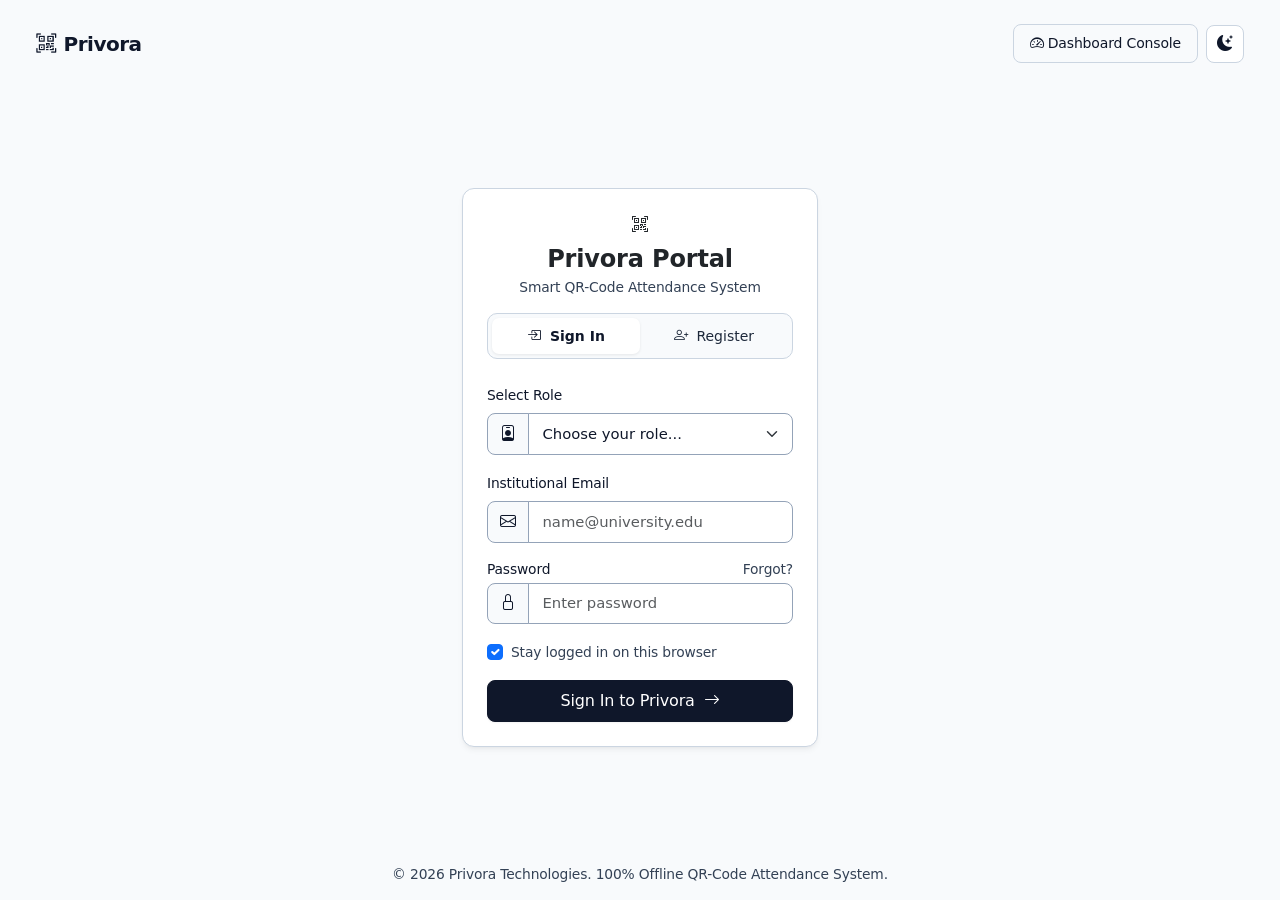
<file: index.html>
<!DOCTYPE html>
<html lang="en" data-bs-theme="light">
<head>
  <meta charset="UTF-8">
  <meta name="viewport" content="width=device-width, initial-scale=1">
  <title>Privora | QR-Code Attendance System</title>
  
  <!-- Early Theme Init Script to Prevent Flicker -->
  <script>
    (function() {
      const savedTheme = localStorage.getItem('privora-theme') || 
        (window.matchMedia && window.matchMedia('(prefers-color-scheme: dark)').matches ? 'dark' : 'light');
      document.documentElement.setAttribute('data-bs-theme', savedTheme);
    })();
  </script>

  <!-- Strictly Local Offline Assets -->
  <link rel="icon" type="image/svg+xml" href="assets/images/favicon.svg">
  <link href="assets/css/bootstrap.min.css" rel="stylesheet">
  <link href="assets/css/bootstrap-icons.min.css" rel="stylesheet">
  <link href="assets/css/style.css" rel="stylesheet">
</head>
<body class="min-vh-100 d-flex flex-column justify-content-between">

  <!-- Top Floating Utility Header -->
  <header class="p-3 p-md-4">
    <div class="container-fluid d-flex justify-content-between align-items-center">
      <a href="index.html" class="navbar-brand d-flex align-items-center gap-2 text-decoration-none">
        <i class="bi bi-qr-code-scan"></i>
        <span class="fw-bold">Privora</span>
      </a>

      <div class="d-flex align-items-center gap-2">
        <!-- Direct link to Console -->
        <a href="pages/dashboard.html" class="btn btn-sm btn-outline-secondary d-none d-sm-inline-flex align-items-center">
          <i class="bi bi-speedometer2 me-1"></i> Dashboard Console
        </a>

        <!-- Light / Dark Mode Toggle Button -->
        <button class="theme-toggle-btn" id="themeToggle" type="button" aria-label="Toggle color theme" title="Toggle color mode">
          <i class="bi bi-moon-stars-fill"></i>
        </button>
      </div>
    </div>
  </header>

  <!-- Center Authentication Gateway Container -->
  <main class="container my-auto py-4">
    <div class="row justify-content-center">
      <div class="col-12 col-sm-10 col-md-8 col-lg-5 col-xl-4" style="max-width: 460px;">
        
        <div class="card p-4 shadow-sm">
          <!-- Card Header & Brand -->
          <div class="text-center mb-3">
            <div class="feature-icon mx-auto mb-2">
              <i class="bi bi-qr-code-scan"></i>
            </div>
            <h4 class="fw-bold mb-1">Privora Portal</h4>
            <p class="text-slate small mb-3">Smart QR-Code Attendance System</p>

            <!-- Smooth Auth View Switcher (Nav Pills) -->
            <ul class="nav auth-nav-pills nav-justified mb-2" id="authTab" role="tablist">
              <li class="nav-item" role="presentation">
                <button class="nav-link active" id="signin-tab" data-bs-toggle="pill" data-bs-target="#signin-pane" type="button" role="tab" aria-controls="signin-pane" aria-selected="true">
                  <i class="bi bi-box-arrow-in-right me-1"></i> Sign In
                </button>
              </li>
              <li class="nav-item" role="presentation">
                <button class="nav-link" id="signup-tab" data-bs-toggle="pill" data-bs-target="#signup-pane" type="button" role="tab" aria-controls="signup-pane" aria-selected="false">
                  <i class="bi bi-person-plus me-1"></i> Register
                </button>
              </li>
            </ul>
          </div>

          <!-- Tab Content Panes -->
          <div class="tab-content" id="authTabContent">
            
            <!-- 1. SIGN IN PANE -->
            <div class="tab-pane fade show active" id="signin-pane" role="tabpanel" aria-labelledby="signin-tab">
              <form action="pages/dashboard.html">
                <!-- Role selection dropdown -->
                <div class="mb-3">
                  <label for="loginRole" class="form-label small fw-medium">Select Role</label>
                  <div class="input-group">
                    <span class="input-group-text"><i class="bi bi-person-badge"></i></span>
                    <select class="form-select" id="loginRole" name="role" required>
                      <option value="" disabled selected>Choose your role...</option>
                      <option value="student">Student</option>
                      <option value="teacher">Teacher / Faculty</option>
                      <option value="admin">System Administrator</option>
                    </select>
                  </div>
                </div>

                <!-- Email address -->
                <div class="mb-3">
                  <label for="loginEmail" class="form-label small fw-medium">Institutional Email</label>
                  <div class="input-group">
                    <span class="input-group-text"><i class="bi bi-envelope"></i></span>
                    <input type="email" class="form-control" id="loginEmail" placeholder="name@university.edu" required>
                  </div>
                </div>

                <!-- Password -->
                <div class="mb-3">
                  <div class="d-flex justify-content-between align-items-center">
                    <label for="loginPassword" class="form-label small fw-medium mb-0">Password</label>
                    <a href="#" class="small text-slate text-decoration-none">Forgot?</a>
                  </div>
                  <div class="input-group mt-1">
                    <span class="input-group-text"><i class="bi bi-lock"></i></span>
                    <input type="password" class="form-control" id="loginPassword" placeholder="Enter password" required>
                  </div>
                </div>

                <!-- Remember Me -->
                <div class="form-check mb-3">
                  <input class="form-check-input" type="checkbox" id="loginRemember" checked>
                  <label class="form-check-label text-slate small" for="loginRemember">
                    Stay logged in on this browser
                  </label>
                </div>

                <!-- Sign In Action -->
                <a href="pages/dashboard.html" class="btn btn-primary w-100 py-2">
                  Sign In to Privora <i class="bi bi-arrow-right ms-1"></i>
                </a>
              </form>
            </div>

            <!-- 2. CREATE ACCOUNT PANE -->
            <div class="tab-pane fade" id="signup-pane" role="tabpanel" aria-labelledby="signup-tab">
              <form action="pages/dashboard.html">
                <!-- First & Last Name -->
                <div class="row g-2 mb-2">
                  <div class="col-6">
                    <label for="regFirst" class="form-label small fw-medium">First name</label>
                    <input type="text" class="form-control" id="regFirst" placeholder="Juan" required>
                  </div>
                  <div class="col-6">
                    <label for="regLast" class="form-label small fw-medium">Last name</label>
                    <input type="text" class="form-control" id="regLast" placeholder="Dela Cruz" required>
                  </div>
                </div>

                <!-- Email -->
                <div class="mb-2">
                  <label for="regEmail" class="form-label small fw-medium">Email address</label>
                  <div class="input-group">
                    <span class="input-group-text"><i class="bi bi-envelope"></i></span>
                    <input type="email" class="form-control" id="regEmail" placeholder="j.delacruz@university.edu" required>
                  </div>
                </div>

                <!-- Role selection dropdown -->
                <div class="mb-2">
                  <label for="regRole" class="form-label small fw-medium">Assigned Role</label>
                  <div class="input-group">
                    <span class="input-group-text"><i class="bi bi-person-badge"></i></span>
                    <select class="form-select" id="regRole" name="role" required>
                      <option value="" disabled selected>Select system role...</option>
                      <option value="student">Student</option>
                      <option value="teacher">Teacher / Faculty</option>
                      <option value="admin">System Administrator</option>
                    </select>
                  </div>
                </div>

                <!-- Department -->
                <div class="mb-2">
                  <label for="regDept" class="form-label small fw-medium">College Department</label>
                  <select class="form-select" id="regDept">
                    <option selected>College of Computer Studies</option>
                    <option>College of Engineering</option>
                    <option>College of Business Administration</option>
                    <option>College of Arts and Sciences</option>
                  </select>
                </div>

                <!-- Password -->
                <div class="row g-2 mb-3">
                  <div class="col-6">
                    <label for="regPassword" class="form-label small fw-medium">Password</label>
                    <input type="password" class="form-control" id="regPassword" required>
                  </div>
                  <div class="col-6">
                    <label for="regConfirm" class="form-label small fw-medium">Confirm</label>
                    <input type="password" class="form-control" id="regConfirm" required>
                  </div>
                </div>

                <!-- Agreement -->
                <div class="form-check mb-3">
                  <input class="form-check-input" type="checkbox" id="regTerms" required checked>
                  <label class="form-check-label text-slate small" for="regTerms">
                    I accept the <a href="#" class="text-decoration-none text-brand">Institutional Terms</a>
                  </label>
                </div>

                <!-- Register Action -->
                <a href="pages/dashboard.html" class="btn btn-primary w-100 py-2">
                  Complete Registration <i class="bi bi-arrow-right ms-1"></i>
                </a>
              </form>
            </div>

          </div>
        </div>

      </div>
    </div>
  </main>

  <!-- Clean Minimalist Offline Footer -->
  <footer class="p-3 text-center text-slate small">
    <div class="container">
      <span>&copy; 2026 Privora Technologies. 100% Offline QR-Code Attendance System.</span>
    </div>
  </footer>

  <!-- Strictly Local Bootstrap Bundle JS -->
  <script src="assets/js/bootstrap.bundle.min.js"></script>

  <!-- Offline Theme Switcher Logic -->
  <script>
    (function() {
      const toggleBtn = document.getElementById('themeToggle');
      if (!toggleBtn) return;

      function updateIcon(theme) {
        if (theme === 'dark') {
          toggleBtn.innerHTML = '<i class="bi bi-sun-fill text-warning"></i>';
          toggleBtn.setAttribute('title', 'Switch to light theme');
        } else {
          toggleBtn.innerHTML = '<i class="bi bi-moon-stars-fill"></i>';
          toggleBtn.setAttribute('title', 'Switch to dark theme');
        }
      }

      const activeTheme = document.documentElement.getAttribute('data-bs-theme') || 'light';
      updateIcon(activeTheme);

      toggleBtn.addEventListener('click', function() {
        const current = document.documentElement.getAttribute('data-bs-theme');
        const nextTheme = current === 'dark' ? 'light' : 'dark';
        document.documentElement.setAttribute('data-bs-theme', nextTheme);
        localStorage.setItem('privora-theme', nextTheme);
        updateIcon(nextTheme);
      });
    })();
  </script>
</body>
</html>
</file>
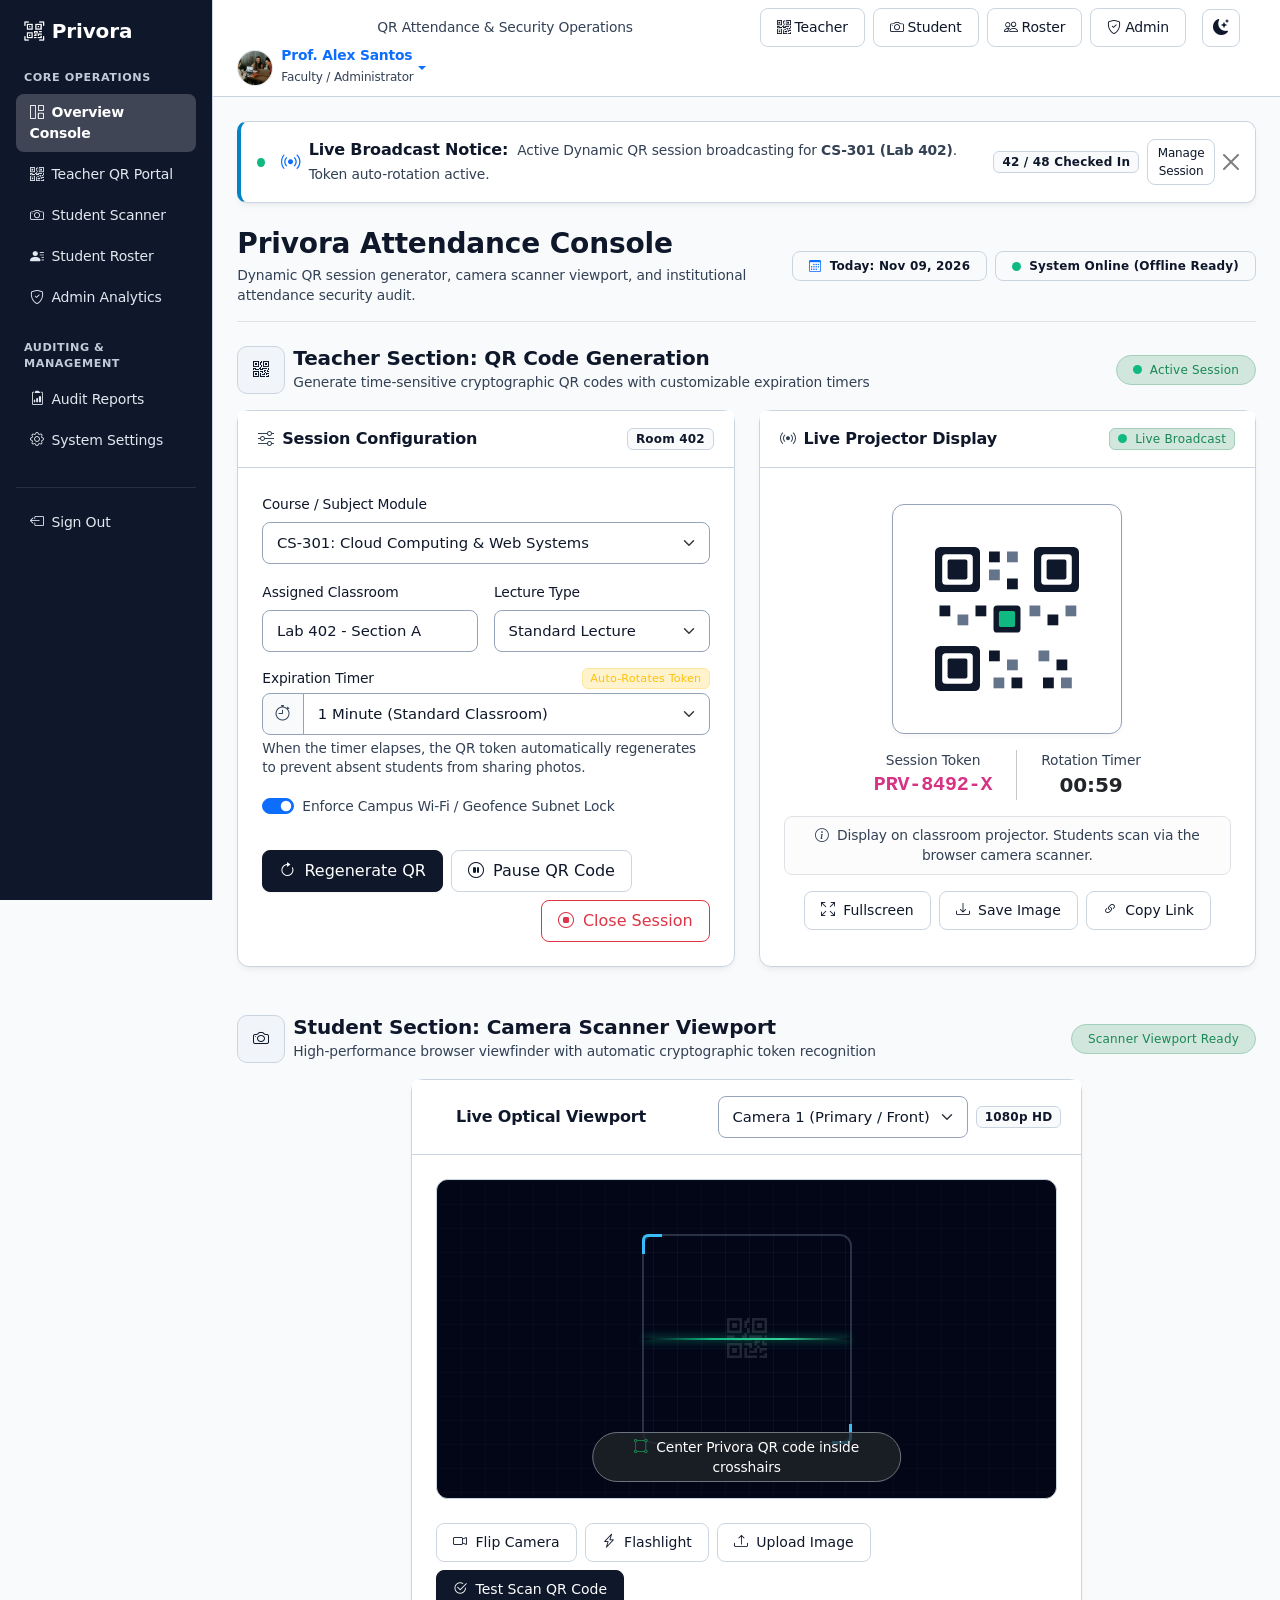
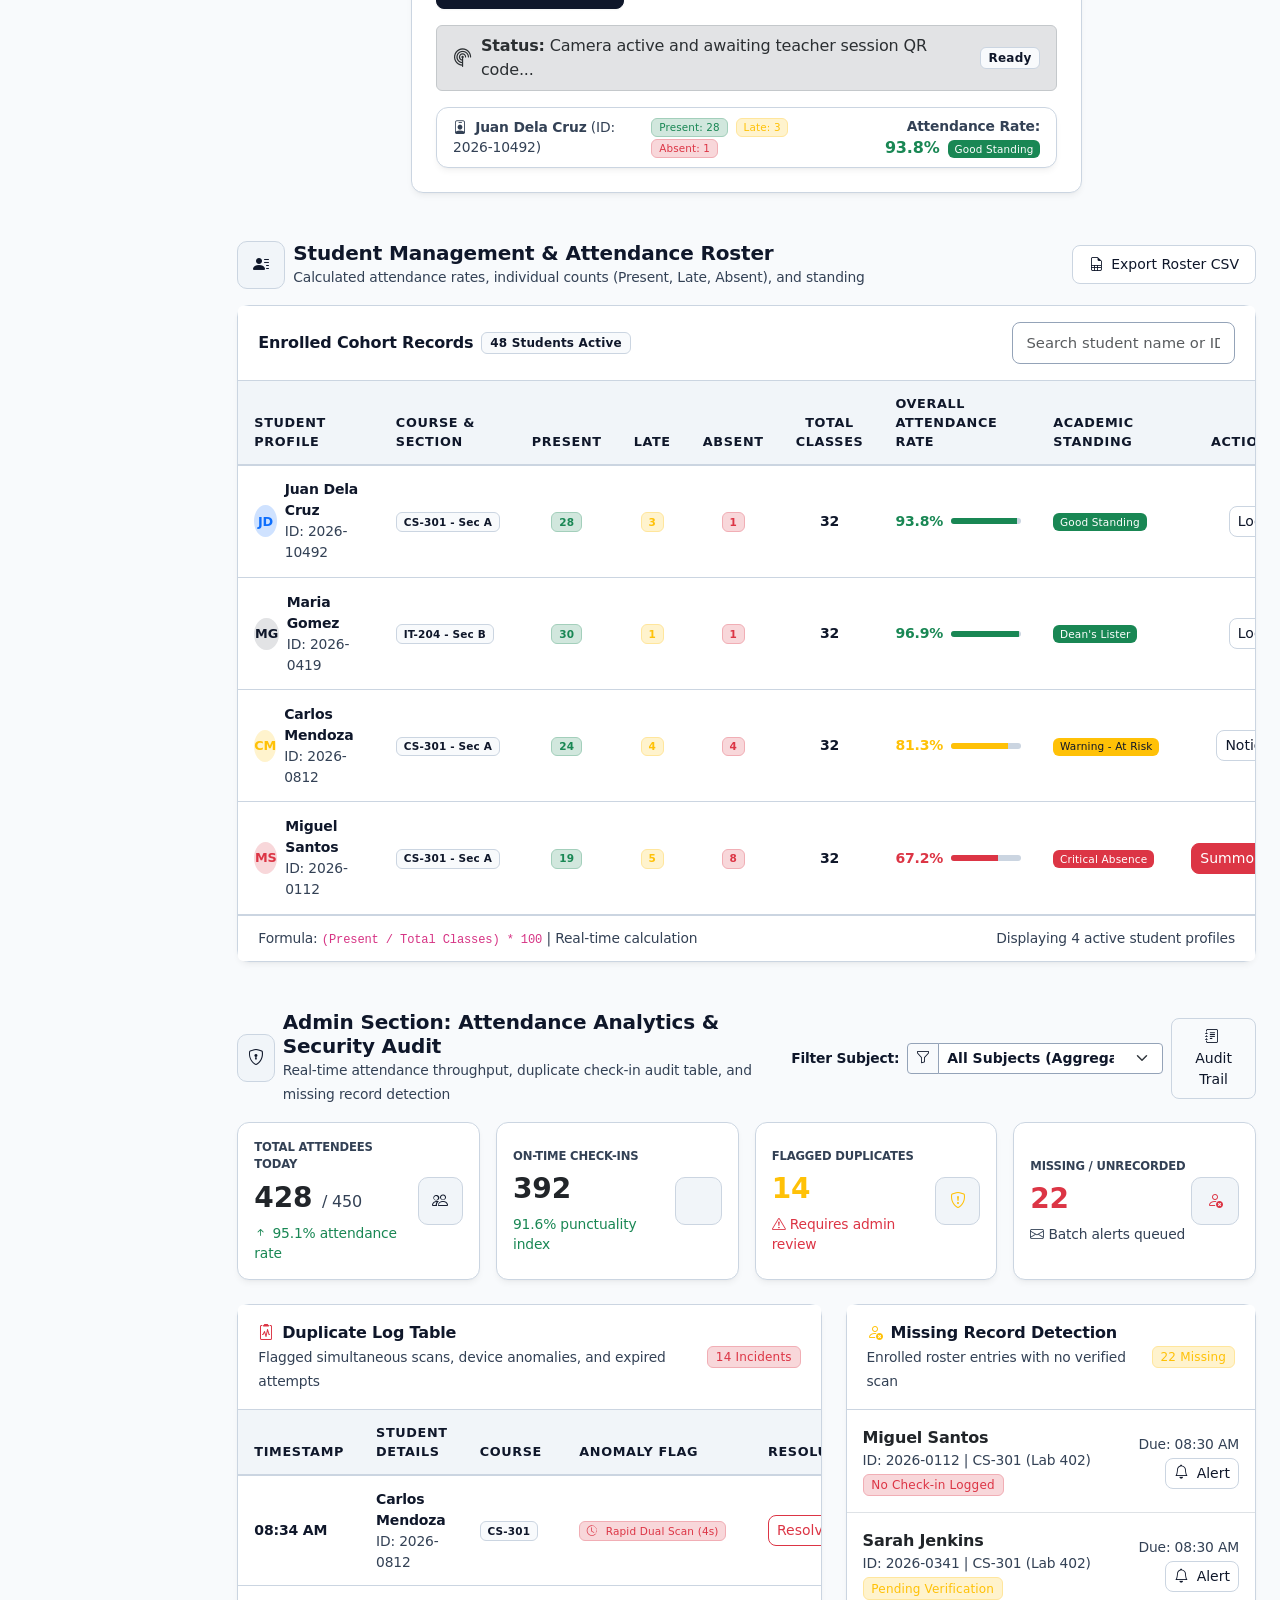
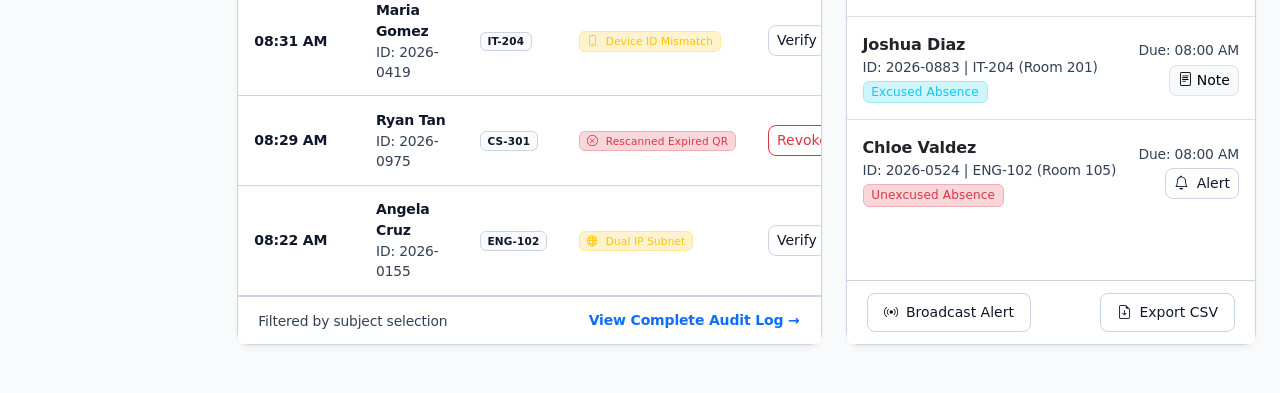
<file: pages/dashboard.html>
<!DOCTYPE html>
<html lang="en" data-bs-theme="light">
<head>
  <meta charset="UTF-8">
  <meta name="viewport" content="width=device-width, initial-scale=1">
  <title>Privora | Dashboard</title>

  <!-- Early Theme Init Script to Prevent Screen Flicker -->
  <script>
    (function() {
      const savedTheme = localStorage.getItem('privora-theme') || 
        (window.matchMedia && window.matchMedia('(prefers-color-scheme: dark)').matches ? 'dark' : 'light');
      document.documentElement.setAttribute('data-bs-theme', savedTheme);
    })();
  </script>

  <!-- Strictly Local Offline Assets -->
  <link rel="icon" type="image/svg+xml" href="../assets/images/favicon.svg">
  <link href="../assets/css/bootstrap.min.css" rel="stylesheet">
  <link href="../assets/css/bootstrap-icons.min.css" rel="stylesheet">
  <link href="../assets/css/style.css" rel="stylesheet">
</head>
<body>
  <div class="container-fluid">
    <div class="row">

      <!-- ========================================== -->
      <!-- SIDEBAR NAVIGATION                         -->
      <!-- ========================================== -->
      <aside class="col-lg-2 d-none d-lg-block sidebar p-3 position-sticky top-0" style="height: 100vh; overflow-y: auto;">
        <a href="../index.html" class="text-white text-decoration-none fw-bold fs-5 d-flex align-items-center gap-2 mb-4 px-2">
          <i class="bi bi-qr-code-scan"></i>
          <span>Privora</span>
        </a>

        <div class="small text-uppercase text-light text-opacity-50 px-2 mb-2 fw-semibold" style="letter-spacing: 0.05em; font-size: 0.7rem;">Core Operations</div>
        <ul class="nav nav-pills flex-column gap-1 mb-4">
          <li class="nav-item">
            <a href="dashboard.html" class="nav-link active"><i class="bi bi-grid-1x2 me-2"></i>Overview Console</a>
          </li>
          <li class="nav-item">
            <a href="#teacher-section" class="nav-link"><i class="bi bi-qr-code me-2"></i>Teacher QR Portal</a>
          </li>
          <li class="nav-item">
            <a href="#student-section" class="nav-link"><i class="bi bi-camera me-2"></i>Student Scanner</a>
          </li>
          <li class="nav-item">
            <a href="#student-roster-section" class="nav-link"><i class="bi bi-person-lines-fill me-2"></i>Student Roster</a>
          </li>
          <li class="nav-item">
            <a href="#admin-section" class="nav-link"><i class="bi bi-shield-check me-2"></i>Admin Analytics</a>
          </li>
        </ul>

        <div class="small text-uppercase text-light text-opacity-50 px-2 mb-2 fw-semibold" style="letter-spacing: 0.05em; font-size: 0.7rem;">Auditing &amp; Management</div>
        <ul class="nav nav-pills flex-column gap-1">
          <li class="nav-item">
            <a href="#auditReportsModal" data-bs-toggle="modal" class="nav-link"><i class="bi bi-clipboard2-data me-2"></i>Audit Reports</a>
          </li>
          <li class="nav-item">
            <a href="#accountSettingsModal" data-bs-toggle="modal" onclick="switchSettingsTab('system')" class="nav-link"><i class="bi bi-gear me-2"></i>System Settings</a>
          </li>
          <li class="nav-item mt-4 pt-3 border-top border-secondary border-opacity-25">
            <a href="../index.html" class="nav-link text-danger text-opacity-75"><i class="bi bi-box-arrow-left me-2"></i>Sign Out</a>
          </li>
        </ul>
      </aside>

      <!-- ========================================== -->
      <!-- MAIN DASHBOARD CONTENT                     -->
      <!-- ========================================== -->
      <main class="col-lg-10 p-0">
        <!-- Top Sticky Navbar -->
        <nav class="navbar px-3 px-md-4 sticky-top">
          <button class="btn btn-outline-secondary d-lg-none" type="button" data-bs-toggle="offcanvas" data-bs-target="#mobileMenu" aria-label="Open menu">
            <i class="bi bi-list"></i>
          </button>
          
          <div class="d-none d-sm-flex align-items-center gap-2">
            <span class="badge bg-brand">Enterprise Console</span>
            <span class="text-slate small fw-medium">QR Attendance &amp; Security Operations</span>
          </div>

          <!-- Section Switcher Shortcuts -->
          <div class="d-none d-md-flex align-items-center gap-2 ms-auto me-3">
            <a href="#teacher-section" class="btn btn-sm btn-outline-secondary"><i class="bi bi-qr-code me-1"></i>Teacher</a>
            <a href="#student-section" class="btn btn-sm btn-outline-secondary"><i class="bi bi-camera me-1"></i>Student</a>
            <a href="#student-roster-section" class="btn btn-sm btn-outline-secondary"><i class="bi bi-people me-1"></i>Roster</a>
            <a href="#admin-section" class="btn btn-sm btn-outline-secondary"><i class="bi bi-shield-check me-1"></i>Admin</a>
          </div>

          <!-- Light / Dark Mode Toggle Button -->
          <button class="theme-toggle-btn me-3" id="themeToggle" type="button" aria-label="Toggle color theme" title="Toggle color mode">
            <i class="bi bi-moon-stars-fill"></i>
          </button>

          <!-- User Profile Dropdown -->
          <div class="dropdown">
            <a href="#" class="d-flex align-items-center text-decoration-none dropdown-toggle" data-bs-toggle="dropdown" aria-expanded="false">
              <img src="../assets/images/students.jpg" class="rounded-circle me-2 border" width="36" height="36" style="object-fit:cover" alt="Profile">
              <div class="text-start d-none d-sm-block">
                <span class="d-block fw-semibold small lh-sm" id="topNavUserName">Prof. Alex Santos</span>
                <span class="small text-slate" id="topNavUserRole" style="font-size: 0.75rem;">Faculty / Administrator</span>
              </div>
            </a>
            <ul class="dropdown-menu dropdown-menu-end shadow-sm border mt-2">
              <li class="px-3 py-1"><span class="small text-slate fw-semibold text-uppercase">Verified Account</span></li>
              <li>
                <a class="dropdown-item small" href="#accountSettingsModal" data-bs-toggle="modal" onclick="switchSettingsTab('profile')">
                  <i class="bi bi-person me-2 text-slate"></i>Profile Information
                </a>
              </li>
              <li>
                <a class="dropdown-item small" href="#accountSettingsModal" data-bs-toggle="modal" onclick="switchSettingsTab('preferences')">
                  <i class="bi bi-sliders me-2 text-slate"></i>Preferences
                </a>
              </li>
              <li>
                <a class="dropdown-item small" href="#accountSettingsModal" data-bs-toggle="modal" onclick="switchSettingsTab('system')">
                  <i class="bi bi-gear me-2 text-slate"></i>System Settings
                </a>
              </li>
              <li><hr class="dropdown-divider"></li>
              <li><a class="dropdown-item small text-danger" href="../index.html"><i class="bi bi-box-arrow-left me-2"></i>Sign Out</a></li>
            </ul>
          </div>
        </nav>

        <div class="p-3 p-md-4">

          <!-- ========================================== -->
          <!-- 5. SLEEK NOTIFICATION BAR                  -->
          <!-- ========================================== -->
          <div class="alert privora-alert-bar alert-dismissible fade show d-flex flex-column flex-md-row align-items-md-center justify-content-between p-3 mb-4" role="alert" id="systemNotificationBar">
            <div class="d-flex align-items-center gap-3">
              <span class="pulse-indicator"></span>
              <div class="d-flex align-items-center gap-2">
                <i class="bi bi-broadcast text-primary fs-5"></i>
                <div>
                  <strong class="fw-bold">Live Broadcast Notice:</strong>
                  <span class="text-slate small ms-1" id="notificationBarText">Active Dynamic QR session broadcasting for <strong>CS-301 (Lab 402)</strong>. Token auto-rotation active.</span>
                </div>
              </div>
            </div>
            <div class="d-flex align-items-center gap-2 mt-2 mt-md-0 pe-4">
              <span class="badge bg-light border px-2 py-1 fw-semibold" id="notificationAttendeesCount">42 / 48 Checked In</span>
              <a href="#teacher-section" class="btn btn-sm btn-outline-primary py-1 px-2" style="font-size: 0.75rem;">Manage Session</a>
              <button type="button" class="btn-close" data-bs-dismiss="alert" aria-label="Close" style="top: 50%; transform: translateY(-50%);"></button>
            </div>
          </div>

          <!-- Page Header Banner -->
          <div class="d-flex flex-column flex-md-row justify-content-between align-items-md-center pb-3 mb-4 border-bottom">
            <div>
              <h3 class="fw-bold mb-1">Privora Attendance Console</h3>
              <p class="text-slate small mb-0">Dynamic QR session generator, camera scanner viewport, and institutional attendance security audit.</p>
            </div>
            <div class="mt-3 mt-md-0 d-flex gap-2">
              <span class="badge bg-light border d-flex align-items-center px-3 py-2 rounded-3 fw-semibold">
                <i class="bi bi-calendar3 me-2 text-primary"></i> Today: Nov 09, 2026
              </span>
              <span class="badge bg-light border d-flex align-items-center px-3 py-2 rounded-3 fw-semibold">
                <span class="pulse-indicator me-2"></span> System Online (Offline Ready)
              </span>
            </div>
          </div>

          <!-- ========================================== -->
          <!-- 1. TEACHER SECTION                         -->
          <!-- ========================================== -->
          <section id="teacher-section" class="mb-5">
            <div class="d-flex align-items-center justify-content-between mb-3">
              <div class="d-flex align-items-center gap-2">
                <div class="stat-icon-wrapper"><i class="bi bi-qr-code"></i></div>
                <div>
                  <h5 class="fw-bold mb-0">Teacher Section: QR Code Generation</h5>
                  <small class="text-slate">Generate time-sensitive cryptographic QR codes with customizable expiration timers</small>
                </div>
              </div>
              <span class="badge bg-success-subtle text-success border border-success-subtle px-3 py-2 rounded-pill" id="teacherSessionStatusBadge">
                <span class="pulse-indicator me-1"></span> Active Session
              </span>
            </div>

            <div class="row g-4">
              <!-- Session Setup Card -->
              <div class="col-lg-6">
                <div class="card h-100">
                  <div class="card-header d-flex justify-content-between align-items-center">
                    <div class="d-flex align-items-center gap-2">
                      <i class="bi bi-sliders text-slate"></i>
                      <span class="fw-semibold">Session Configuration</span>
                    </div>
                    <span class="badge bg-light text-dark border" id="teacherRoomBadge">Room 402</span>
                  </div>
                  <div class="card-body p-4">
                    <form id="qrGenForm">
                      <div class="mb-3">
                        <label for="courseSelect" class="form-label fw-medium small">Course / Subject Module</label>
                        <select class="form-select" id="courseSelect">
                          <option value="CS301" selected>CS-301: Cloud Computing &amp; Web Systems</option>
                          <option value="IT204">IT-204: Database Management Systems</option>
                          <option value="ENG102">ENG-102: Technical Communications</option>
                          <option value="MATH104">MATH-104: Discrete Mathematics</option>
                        </select>
                      </div>

                      <div class="row g-3 mb-3">
                        <div class="col-md-6">
                          <label for="roomSection" class="form-label fw-medium small">Assigned Classroom</label>
                          <input type="text" class="form-control" id="roomSection" value="Lab 402 - Section A">
                        </div>
                        <div class="col-md-6">
                          <label for="sessionType" class="form-label fw-medium small">Lecture Type</label>
                          <select class="form-select" id="sessionType">
                            <option selected>Standard Lecture</option>
                            <option>Hands-on Lab</option>
                            <option>Examination</option>
                          </select>
                        </div>
                      </div>

                      <!-- Expiration Timer Dropdown -->
                      <div class="mb-3">
                        <div class="d-flex justify-content-between align-items-center mb-1">
                          <label for="qrExpirationTimer" class="form-label fw-medium small mb-0">Expiration Timer</label>
                          <span class="badge bg-warning-subtle text-warning border border-warning-subtle" style="font-size: 0.7rem;">Auto-Rotates Token</span>
                        </div>
                        <div class="input-group">
                          <span class="input-group-text"><i class="bi bi-stopwatch text-slate"></i></span>
                          <select class="form-select fw-medium" id="qrExpirationTimer">
                            <option value="30">30 Seconds (Strict Anti-Proxy)</option>
                            <option value="60" selected>1 Minute (Standard Classroom)</option>
                            <option value="120">2 Minutes</option>
                            <option value="300">5 Minutes</option>
                            <option value="600">10 Minutes</option>
                          </select>
                        </div>
                        <div class="form-text text-slate small">When the timer elapses, the QR token automatically regenerates to prevent absent students from sharing photos.</div>
                      </div>

                      <div class="form-check form-switch mb-4">
                        <input class="form-check-input" type="checkbox" role="switch" id="geofenceLock" checked>
                        <label class="form-check-label text-slate small" for="geofenceLock">Enforce Campus Wi-Fi / Geofence Subnet Lock</label>
                      </div>

                      <!-- FIXED INTERACTIVE SESSION BUTTONS -->
                      <div class="d-flex flex-wrap gap-2 pt-2">
                        <button type="button" class="btn btn-primary" id="btnGenerateQR">
                          <i class="bi bi-arrow-clockwise me-1"></i> Regenerate QR
                        </button>
                        <button type="button" class="btn btn-outline-secondary" id="btnPauseQR">
                          <i class="bi bi-pause-circle me-1"></i> Pause QR Code
                        </button>
                        <button type="button" class="btn btn-outline-danger ms-auto" id="btnCloseSession" data-bs-toggle="modal" data-bs-target="#closeSessionModal">
                          <i class="bi bi-stop-circle me-1"></i> Close Session
                        </button>
                      </div>
                    </form>
                  </div>
                </div>
              </div>

              <!-- Dynamic QR Code Display Block -->
              <div class="col-lg-6">
                <div class="card h-100 text-center">
                  <div class="card-header d-flex justify-content-between align-items-center">
                    <div class="d-flex align-items-center gap-2">
                      <i class="bi bi-broadcast text-slate"></i>
                      <span class="fw-semibold">Live Projector Display</span>
                    </div>
                    <span class="badge bg-success-subtle text-success border border-success-subtle" id="qrDisplayStatusBadge">
                      <span class="pulse-indicator me-1"></span> Live Broadcast
                    </span>
                  </div>
                  <div class="card-body d-flex flex-column align-items-center justify-content-center p-4">
                    
                    <!-- Clean Vector QR Code Container with Pause & Archive Overlays -->
                    <div class="qr-preview-box mb-3" id="qrPreviewBox">
                      <!-- Paused State Frosted Overlay -->
                      <div class="qr-pause-overlay" id="qrPauseOverlay">
                        <i class="bi bi-pause-circle-fill fs-1 text-warning mb-2"></i>
                        <h6 class="fw-bold mb-1 text-white">QR Code Paused</h6>
                        <small class="text-white-50">Attendance scanning temporarily suspended</small>
                      </div>

                      <!-- Archived / Closed State Overlay -->
                      <div class="qr-archive-overlay" id="qrArchiveOverlay">
                        <i class="bi bi-check-circle-fill fs-1 text-success mb-2"></i>
                        <h6 class="fw-bold mb-1 text-white">Session Archived</h6>
                        <small class="text-white-50">Attendance finalized &amp; locked</small>
                        <button class="btn btn-sm btn-light mt-2" onclick="restartNewSession()"><i class="bi bi-plus-circle me-1"></i>Start New Session</button>
                      </div>

                      <svg viewBox="0 0 200 200" width="180" height="180" xmlns="http://www.w3.org/2000/svg" id="qrVectorSvg">
                        <rect width="200" height="200" fill="#ffffff" rx="12"/>
                        <!-- Corner Finder 1 -->
                        <rect x="20" y="20" width="50" height="50" rx="6" fill="#0f172a"/>
                        <rect x="28" y="28" width="34" height="34" rx="4" fill="#ffffff"/>
                        <rect x="34" y="34" width="22" height="22" rx="2" fill="#0f172a"/>
                        <!-- Corner Finder 2 -->
                        <rect x="130" y="20" width="50" height="50" rx="6" fill="#0f172a"/>
                        <rect x="138" y="28" width="34" height="34" rx="4" fill="#ffffff"/>
                        <rect x="144" y="34" width="22" height="22" rx="2" fill="#0f172a"/>
                        <!-- Corner Finder 3 -->
                        <rect x="20" y="130" width="50" height="50" rx="6" fill="#0f172a"/>
                        <rect x="28" y="138" width="34" height="34" rx="4" fill="#ffffff"/>
                        <rect x="34" y="144" width="22" height="22" rx="2" fill="#0f172a"/>
                        <!-- QR Matrix Elements in Deep Navy & Slate -->
                        <rect x="80" y="25" width="12" height="12" fill="#0f172a"/>
                        <rect x="100" y="25" width="12" height="12" fill="#64748b"/>
                        <rect x="80" y="45" width="12" height="12" fill="#64748b"/>
                        <rect x="100" y="55" width="12" height="12" fill="#0f172a"/>
                        <rect x="25" y="85" width="12" height="12" fill="#0f172a"/>
                        <rect x="45" y="95" width="12" height="12" fill="#64748b"/>
                        <rect x="65" y="85" width="12" height="12" fill="#0f172a"/>
                        <rect x="85" y="85" width="30" height="30" rx="4" fill="#0f172a"/>
                        <rect x="91" y="91" width="18" height="18" rx="2" fill="#10b981"/>
                        <rect x="125" y="85" width="12" height="12" fill="#64748b"/>
                        <rect x="145" y="95" width="12" height="12" fill="#0f172a"/>
                        <rect x="165" y="85" width="12" height="12" fill="#64748b"/>
                        <rect x="80" y="135" width="12" height="12" fill="#0f172a"/>
                        <rect x="100" y="145" width="12" height="12" fill="#64748b"/>
                        <rect x="135" y="135" width="12" height="12" fill="#64748b"/>
                        <rect x="155" y="145" width="12" height="12" fill="#0f172a"/>
                        <rect x="140" y="165" width="12" height="12" fill="#0f172a"/>
                        <rect x="160" y="165" width="12" height="12" fill="#64748b"/>
                        <rect x="85" y="165" width="12" height="12" fill="#64748b"/>
                        <rect x="105" y="165" width="12" height="12" fill="#0f172a"/>
                      </svg>
                    </div>

                    <!-- Token & Countdown Display -->
                    <div class="d-flex align-items-center justify-content-center gap-4 mb-3">
                      <div>
                        <span class="text-slate small d-block">Session Token</span>
                        <code class="fs-5 fw-bold" id="sessionTokenDisplay">PRV-8492-X</code>
                      </div>
                      <div class="vr"></div>
                      <div>
                        <span class="text-slate small d-block">Rotation Timer</span>
                        <span class="fs-5 fw-bold text-danger" id="qrCountdownDisplay">00:59</span>
                      </div>
                    </div>

                    <div class="alert alert-light border py-2 px-3 small text-slate mb-3 w-100 rounded-3">
                      <i class="bi bi-info-circle me-1"></i> Display on classroom projector. Students scan via the browser camera scanner.
                    </div>

                    <div class="d-flex gap-2">
                      <button class="btn btn-sm btn-outline-secondary" onclick="alert('Fullscreen projector mode is enabled for this lecture hall.')">
                        <i class="bi bi-arrows-fullscreen me-1"></i> Fullscreen
                      </button>
                      <button class="btn btn-sm btn-outline-secondary" onclick="alert('Dynamic QR vector exported to downloads.')">
                        <i class="bi bi-download me-1"></i> Save Image
                      </button>
                      <button class="btn btn-sm btn-outline-secondary" onclick="copyCheckInLink()">
                        <i class="bi bi-link-45deg me-1"></i> Copy Link
                      </button>
                    </div>
                  </div>
                </div>
              </div>
            </div>
          </section>

          <!-- ========================================== -->
          <!-- 2. STUDENT SECTION                         -->
          <!-- ========================================== -->
          <section id="student-section" class="mb-5">
            <div class="d-flex align-items-center justify-content-between mb-3">
              <div class="d-flex align-items-center gap-2">
                <div class="stat-icon-wrapper"><i class="bi bi-camera"></i></div>
                <div>
                  <h5 class="fw-bold mb-0">Student Section: Camera Scanner Viewport</h5>
                  <small class="text-slate">High-performance browser viewfinder with automatic cryptographic token recognition</small>
                </div>
              </div>
              <span class="badge bg-success-subtle text-success border border-success-subtle px-3 py-2 rounded-pill">
                Scanner Viewport Ready
              </span>
            </div>

            <div class="row g-4 justify-content-center">
              <div class="col-xl-8 col-lg-10">
                <div class="card">
                  <div class="card-header d-flex flex-wrap justify-content-between align-items-center gap-2">
                    <div class="d-flex align-items-center gap-2">
                      <span class="spinner-grow spinner-grow-sm text-success" role="status"></span>
                      <span class="fw-semibold">Live Optical Viewport</span>
                    </div>
                    <div class="d-flex align-items-center gap-2">
                      <select class="form-select form-select-sm" id="cameraSelector" style="width: auto;">
                        <option selected>Camera 1 (Primary / Front)</option>
                        <option>Camera 2 (Wide Angle / Rear)</option>
                      </select>
                      <span class="badge bg-light text-dark border">1080p HD</span>
                    </div>
                  </div>

                  <div class="card-body p-4">
                    <!-- High-tech Viewport -->
                    <div class="scanner-viewport">
                      <div class="scanner-grid"></div>

                      <!-- Targeting Frame with animated laser line -->
                      <div class="scanner-frame d-flex align-items-center justify-content-center">
                        <div class="scanner-laser"></div>
                        <div class="text-white-50 text-center small">
                          <i class="bi bi-qr-code fs-1 opacity-25"></i>
                        </div>
                      </div>

                      <!-- Alignment Guide -->
                      <div class="position-absolute bottom-0 start-50 translate-middle-x mb-3 text-center px-3 py-1 bg-dark bg-opacity-75 rounded-pill small border border-secondary text-white z-3">
                        <i class="bi bi-bounding-box-circles me-1 text-success"></i> Center Privora QR code inside crosshairs
                      </div>
                    </div>

                    <!-- Scanner Controls Bar -->
                    <div class="d-flex flex-wrap align-items-center justify-content-between gap-2 mt-3 pt-2">
                      <div class="d-flex gap-2">
                        <button class="btn btn-outline-secondary btn-sm" id="btnToggleCam">
                          <i class="bi bi-camera-video me-1"></i> Flip Camera
                        </button>
                        <button class="btn btn-outline-secondary btn-sm" onclick="alert('Camera torch toggled.')">
                          <i class="bi bi-lightning-charge me-1"></i> Flashlight
                        </button>
                        <button class="btn btn-outline-secondary btn-sm" onclick="document.getElementById('qrFileInput').click()">
                          <i class="bi bi-upload me-1"></i> Upload Image
                        </button>
                        <input type="file" id="qrFileInput" class="d-none" accept="image/*" onchange="simulateUploadedQR()">
                      </div>

                      <button class="btn btn-primary btn-sm" id="btnSimulateScan">
                        <i class="bi bi-check2-circle me-1"></i> Test Scan QR Code
                      </button>
                    </div>

                    <!-- Live Scan Result Alert -->
                    <div class="mt-3" id="scanFeedbackContainer">
                      <div class="alert alert-secondary d-flex align-items-center justify-content-between py-2 mb-0" id="scanStatusAlert">
                        <div class="d-flex align-items-center gap-2">
                          <i class="bi bi-radar fs-5"></i>
                          <span><strong>Status:</strong> Camera active and awaiting teacher session QR code...</span>
                        </div>
                        <span class="badge bg-light text-dark border">Ready</span>
                      </div>
                    </div>

                    <!-- Student Context Strip with Attendance Rate Metric -->
                    <div class="card bg-light border mt-3">
                      <div class="card-body py-2 px-3">
                        <div class="row align-items-center g-2 text-slate small">
                          <div class="col-md-4">
                            <i class="bi bi-person-badge me-1"></i> <strong>Juan Dela Cruz</strong> (ID: 2026-10492)
                          </div>
                          <div class="col-md-4">
                            <span class="badge bg-success-subtle text-success border border-success-subtle me-1">Present: 28</span>
                            <span class="badge bg-warning-subtle text-warning border border-warning-subtle me-1">Late: 3</span>
                            <span class="badge bg-danger-subtle text-danger border border-danger-subtle">Absent: 1</span>
                          </div>
                          <div class="col-md-4 text-md-end">
                            <strong>Attendance Rate: </strong>
                            <span class="fw-bold text-success fs-6">93.8%</span>
                            <span class="badge bg-success ms-1">Good Standing</span>
                          </div>
                        </div>
                      </div>
                    </div>
                  </div>
                </div>
              </div>
            </div>
          </section>

          <!-- ========================================== -->
          <!-- 4. STUDENT MANAGEMENT & ATTENDANCE ROSTER  -->
          <!-- ========================================== -->
          <section id="student-roster-section" class="mb-5">
            <div class="d-flex align-items-center justify-content-between mb-3">
              <div class="d-flex align-items-center gap-2">
                <div class="stat-icon-wrapper"><i class="bi bi-person-lines-fill"></i></div>
                <div>
                  <h5 class="fw-bold mb-0">Student Management &amp; Attendance Roster</h5>
                  <small class="text-slate">Calculated attendance rates, individual counts (Present, Late, Absent), and standing</small>
                </div>
              </div>
              <button class="btn btn-sm btn-outline-primary" onclick="exportStudentRosterCSV()">
                <i class="bi bi-file-earmark-spreadsheet me-1"></i> Export Roster CSV
              </button>
            </div>

            <div class="card">
              <div class="card-header d-flex flex-wrap justify-content-between align-items-center gap-2">
                <div class="d-flex align-items-center gap-2">
                  <span class="fw-semibold">Enrolled Cohort Records</span>
                  <span class="badge bg-light text-dark border">48 Students Active</span>
                </div>
                <div class="d-flex gap-2">
                  <input type="text" class="form-control form-control-sm" id="rosterSearchInput" placeholder="Search student name or ID..." style="max-width: 240px;" onkeyup="filterRosterTable()">
                </div>
              </div>
              <div class="table-responsive">
                <table class="table table-hover align-middle mb-0" id="studentRosterTable">
                  <thead>
                    <tr>
                      <th>Student Profile</th>
                      <th>Course &amp; Section</th>
                      <th class="text-center">Present</th>
                      <th class="text-center">Late</th>
                      <th class="text-center">Absent</th>
                      <th class="text-center">Total Classes</th>
                      <th>Overall Attendance Rate</th>
                      <th>Academic Standing</th>
                      <th class="text-end">Actions</th>
                    </tr>
                  </thead>
                  <tbody>
                    <tr>
                      <td>
                        <div class="d-flex align-items-center gap-2">
                          <div class="rounded-circle bg-primary-subtle text-primary fw-bold d-flex align-items-center justify-content-center" style="width: 32px; height: 32px; font-size: 0.8rem;">JD</div>
                          <div>
                            <div class="fw-semibold text-dark">Juan Dela Cruz</div>
                            <small class="text-slate">ID: 2026-10492</small>
                          </div>
                        </div>
                      </td>
                      <td><span class="badge bg-light text-dark border">CS-301 - Sec A</span></td>
                      <td class="text-center"><span class="badge bg-success-subtle text-success border border-success-subtle fw-bold">28</span></td>
                      <td class="text-center"><span class="badge bg-warning-subtle text-warning border border-warning-subtle fw-bold">3</span></td>
                      <td class="text-center"><span class="badge bg-danger-subtle text-danger border border-danger-subtle fw-bold">1</span></td>
                      <td class="text-center fw-semibold">32</td>
                      <td>
                        <div class="d-flex align-items-center gap-2">
                          <span class="fw-bold text-success">93.8%</span>
                          <div class="progress attendance-progress flex-grow-1" style="width: 70px;">
                            <div class="progress-bar bg-success" style="width: 93.8%;"></div>
                          </div>
                        </div>
                      </td>
                      <td><span class="badge bg-success">Good Standing</span></td>
                      <td class="text-end">
                        <button class="btn btn-sm btn-outline-secondary py-1 px-2" onclick="alert('Viewing attendance logs for Juan Dela Cruz')">Logs</button>
                      </td>
                    </tr>
                    <tr>
                      <td>
                        <div class="d-flex align-items-center gap-2">
                          <div class="rounded-circle bg-secondary-subtle text-dark fw-bold d-flex align-items-center justify-content-center" style="width: 32px; height: 32px; font-size: 0.8rem;">MG</div>
                          <div>
                            <div class="fw-semibold text-dark">Maria Gomez</div>
                            <small class="text-slate">ID: 2026-0419</small>
                          </div>
                        </div>
                      </td>
                      <td><span class="badge bg-light text-dark border">IT-204 - Sec B</span></td>
                      <td class="text-center"><span class="badge bg-success-subtle text-success border border-success-subtle fw-bold">30</span></td>
                      <td class="text-center"><span class="badge bg-warning-subtle text-warning border border-warning-subtle fw-bold">1</span></td>
                      <td class="text-center"><span class="badge bg-danger-subtle text-danger border border-danger-subtle fw-bold">1</span></td>
                      <td class="text-center fw-semibold">32</td>
                      <td>
                        <div class="d-flex align-items-center gap-2">
                          <span class="fw-bold text-success">96.9%</span>
                          <div class="progress attendance-progress flex-grow-1" style="width: 70px;">
                            <div class="progress-bar bg-success" style="width: 96.9%;"></div>
                          </div>
                        </div>
                      </td>
                      <td><span class="badge bg-success">Dean's Lister</span></td>
                      <td class="text-end">
                        <button class="btn btn-sm btn-outline-secondary py-1 px-2" onclick="alert('Viewing attendance logs for Maria Gomez')">Logs</button>
                      </td>
                    </tr>
                    <tr>
                      <td>
                        <div class="d-flex align-items-center gap-2">
                          <div class="rounded-circle bg-warning-subtle text-warning fw-bold d-flex align-items-center justify-content-center" style="width: 32px; height: 32px; font-size: 0.8rem;">CM</div>
                          <div>
                            <div class="fw-semibold text-dark">Carlos Mendoza</div>
                            <small class="text-slate">ID: 2026-0812</small>
                          </div>
                        </div>
                      </td>
                      <td><span class="badge bg-light text-dark border">CS-301 - Sec A</span></td>
                      <td class="text-center"><span class="badge bg-success-subtle text-success border border-success-subtle fw-bold">24</span></td>
                      <td class="text-center"><span class="badge bg-warning-subtle text-warning border border-warning-subtle fw-bold">4</span></td>
                      <td class="text-center"><span class="badge bg-danger-subtle text-danger border border-danger-subtle fw-bold">4</span></td>
                      <td class="text-center fw-semibold">32</td>
                      <td>
                        <div class="d-flex align-items-center gap-2">
                          <span class="fw-bold text-warning">81.3%</span>
                          <div class="progress attendance-progress flex-grow-1" style="width: 70px;">
                            <div class="progress-bar bg-warning" style="width: 81.3%;"></div>
                          </div>
                        </div>
                      </td>
                      <td><span class="badge bg-warning text-dark">Warning - At Risk</span></td>
                      <td class="text-end">
                        <button class="btn btn-sm btn-outline-primary py-1 px-2" onclick="alert('Attendance counseling notice dispatched to Carlos Mendoza')">Notice</button>
                      </td>
                    </tr>
                    <tr>
                      <td>
                        <div class="d-flex align-items-center gap-2">
                          <div class="rounded-circle bg-danger-subtle text-danger fw-bold d-flex align-items-center justify-content-center" style="width: 32px; height: 32px; font-size: 0.8rem;">MS</div>
                          <div>
                            <div class="fw-semibold text-dark">Miguel Santos</div>
                            <small class="text-slate">ID: 2026-0112</small>
                          </div>
                        </div>
                      </td>
                      <td><span class="badge bg-light text-dark border">CS-301 - Sec A</span></td>
                      <td class="text-center"><span class="badge bg-success-subtle text-success border border-success-subtle fw-bold">19</span></td>
                      <td class="text-center"><span class="badge bg-warning-subtle text-warning border border-warning-subtle fw-bold">5</span></td>
                      <td class="text-center"><span class="badge bg-danger-subtle text-danger border border-danger-subtle fw-bold">8</span></td>
                      <td class="text-center fw-semibold">32</td>
                      <td>
                        <div class="d-flex align-items-center gap-2">
                          <span class="fw-bold text-danger">67.2%</span>
                          <div class="progress attendance-progress flex-grow-1" style="width: 70px;">
                            <div class="progress-bar bg-danger" style="width: 67.2%;"></div>
                          </div>
                        </div>
                      </td>
                      <td><span class="badge bg-danger">Critical Absence</span></td>
                      <td class="text-end">
                        <button class="btn btn-sm btn-danger py-1 px-2" onclick="alert('Academic intervention summons sent for Miguel Santos')">Summons</button>
                      </td>
                    </tr>
                  </tbody>
                </table>
              </div>
              <div class="card-footer d-flex justify-content-between align-items-center">
                <span class="small text-slate">Formula: <code>(Present / Total Classes) * 100</code> | Real-time calculation</span>
                <span class="small text-slate">Displaying 4 active student profiles</span>
              </div>
            </div>
          </section>

          <!-- ========================================== -->
          <!-- 3. ADMIN SECTION & DYNAMIC ANALYTICS       -->
          <!-- ========================================== -->
          <section id="admin-section" class="mb-4">
            <div class="d-flex flex-column flex-md-row align-items-md-center justify-content-between gap-3 mb-3">
              <div class="d-flex align-items-center gap-2">
                <div class="stat-icon-wrapper"><i class="bi bi-shield-lock"></i></div>
                <div>
                  <h5 class="fw-bold mb-0">Admin Section: Attendance Analytics &amp; Security Audit</h5>
                  <small class="text-slate">Real-time attendance throughput, duplicate check-in audit table, and missing record detection</small>
                </div>
              </div>

              <!-- DYNAMIC SUBJECT ANALYTICS SELECTOR -->
              <div class="d-flex align-items-center gap-2">
                <label for="analyticsSubjectFilter" class="form-label small fw-semibold text-nowrap mb-0">Filter Subject:</label>
                <div class="input-group input-group-sm" style="min-width: 250px;">
                  <span class="input-group-text"><i class="bi bi-funnel"></i></span>
                  <select class="form-select form-select-sm fw-semibold" id="analyticsSubjectFilter" onchange="filterAnalyticsBySubject()">
                    <option value="ALL" selected>All Subjects (Aggregate)</option>
                    <option value="CS301">CS-301: Cloud Computing</option>
                    <option value="IT204">IT-204: Database Systems</option>
                    <option value="ENG102">ENG-102: Tech Comms</option>
                    <option value="MATH104">MATH-104: Discrete Mathematics</option>
                  </select>
                </div>
                <button class="btn btn-sm btn-outline-secondary" data-bs-toggle="modal" data-bs-target="#auditReportsModal">
                  <i class="bi bi-journal-text me-1"></i> Audit Trail
                </button>
              </div>
            </div>

            <!-- Attendance Analytics Dynamic Stat Cards -->
            <div class="row g-3 mb-4">
              <!-- Stat Card 1 -->
              <div class="col-sm-6 col-xl-3">
                <div class="card h-100">
                  <div class="card-body d-flex justify-content-between align-items-center p-3">
                    <div>
                      <div class="text-slate small fw-semibold text-uppercase" style="font-size: 0.725rem;">Total Attendees Today</div>
                      <div class="fs-3 fw-bold mt-1" id="statCardTotalAttendees">428 <span class="fs-6 fw-normal text-slate">/ 450</span></div>
                      <div class="small text-success mt-1" id="statCardAttendanceRate"><i class="bi bi-arrow-up-short"></i> 95.1% attendance rate</div>
                    </div>
                    <div class="stat-icon-wrapper">
                      <i class="bi bi-people"></i>
                    </div>
                  </div>
                </div>
              </div>

              <!-- Stat Card 2 -->
              <div class="col-sm-6 col-xl-3">
                <div class="card h-100">
                  <div class="card-body d-flex justify-content-between align-items-center p-3">
                    <div>
                      <div class="text-slate small fw-semibold text-uppercase" style="font-size: 0.725rem;">On-Time Check-Ins</div>
                      <div class="fs-3 fw-bold mt-1" id="statCardOnTime">392</div>
                      <div class="small text-success mt-1" id="statCardPunctuality"><i class="bi bi-clock-check"></i> 91.6% punctuality index</div>
                    </div>
                    <div class="stat-icon-wrapper">
                      <i class="bi bi-clock-check"></i>
                    </div>
                  </div>
                </div>
              </div>

              <!-- Stat Card 3 -->
              <div class="col-sm-6 col-xl-3">
                <div class="card h-100">
                  <div class="card-body d-flex justify-content-between align-items-center p-3">
                    <div>
                      <div class="text-slate small fw-semibold text-uppercase" style="font-size: 0.725rem;">Flagged Duplicates</div>
                      <div class="fs-3 fw-bold text-warning mt-1" id="statCardDuplicates">14</div>
                      <div class="small text-danger mt-1"><i class="bi bi-exclamation-triangle"></i> Requires admin review</div>
                    </div>
                    <div class="stat-icon-wrapper">
                      <i class="bi bi-shield-exclamation text-warning"></i>
                    </div>
                  </div>
                </div>
              </div>

              <!-- Stat Card 4 -->
              <div class="col-sm-6 col-xl-3">
                <div class="card h-100">
                  <div class="card-body d-flex justify-content-between align-items-center p-3">
                    <div>
                      <div class="text-slate small fw-semibold text-uppercase" style="font-size: 0.725rem;">Missing / Unrecorded</div>
                      <div class="fs-3 fw-bold text-danger mt-1" id="statCardMissing">22</div>
                      <div class="small text-slate mt-1"><i class="bi bi-envelope"></i> Batch alerts queued</div>
                    </div>
                    <div class="stat-icon-wrapper">
                      <i class="bi bi-person-x text-danger"></i>
                    </div>
                  </div>
                </div>
              </div>
            </div>

            <!-- Duplicate Log Table and Missing Record Detection List -->
            <div class="row g-4">
              <!-- Duplicate Log Table -->
              <div class="col-lg-7">
                <div class="card h-100">
                  <div class="card-header d-flex justify-content-between align-items-center">
                    <div>
                      <div class="fw-semibold"><i class="bi bi-clipboard2-pulse me-2 text-danger"></i>Duplicate Log Table</div>
                      <small class="text-slate">Flagged simultaneous scans, device anomalies, and expired attempts</small>
                    </div>
                    <span class="badge bg-danger-subtle text-danger border border-danger-subtle" id="duplicateCountBadge">14 Incidents</span>
                  </div>
                  <div class="table-responsive">
                    <table class="table table-hover table-borderless align-middle mb-0" id="duplicateLogsTable">
                      <thead>
                        <tr>
                          <th>Timestamp</th>
                          <th>Student Details</th>
                          <th>Course</th>
                          <th>Anomaly Flag</th>
                          <th>Resolution</th>
                        </tr>
                      </thead>
                      <tbody>
                        <tr data-course="CS301">
                          <td class="small fw-semibold text-slate">08:34 AM</td>
                          <td>
                            <div class="fw-semibold text-dark">Carlos Mendoza</div>
                            <div class="small text-slate">ID: 2026-0812</div>
                          </td>
                          <td><span class="badge bg-light text-dark border">CS-301</span></td>
                          <td>
                            <span class="badge bg-danger-subtle text-danger border border-danger-subtle">
                              <i class="bi bi-clock-history me-1"></i> Rapid Dual Scan (4s)
                            </span>
                          </td>
                          <td>
                            <button class="btn btn-sm btn-outline-danger py-1 px-2" onclick="resolveDuplicateLog(this)">Resolve</button>
                          </td>
                        </tr>
                        <tr data-course="IT204">
                          <td class="small fw-semibold text-slate">08:31 AM</td>
                          <td>
                            <div class="fw-semibold text-dark">Maria Gomez</div>
                            <div class="small text-slate">ID: 2026-0419</div>
                          </td>
                          <td><span class="badge bg-light text-dark border">IT-204</span></td>
                          <td>
                            <span class="badge bg-warning-subtle text-warning border border-warning-subtle">
                              <i class="bi bi-phone me-1"></i> Device ID Mismatch
                            </span>
                          </td>
                          <td>
                            <button class="btn btn-sm btn-outline-secondary py-1 px-2" onclick="resolveDuplicateLog(this)">Verify</button>
                          </td>
                        </tr>
                        <tr data-course="CS301">
                          <td class="small fw-semibold text-slate">08:29 AM</td>
                          <td>
                            <div class="fw-semibold text-dark">Ryan Tan</div>
                            <div class="small text-slate">ID: 2026-0975</div>
                          </td>
                          <td><span class="badge bg-light text-dark border">CS-301</span></td>
                          <td>
                            <span class="badge bg-danger-subtle text-danger border border-danger-subtle">
                              <i class="bi bi-x-octagon me-1"></i> Rescanned Expired QR
                            </span>
                          </td>
                          <td>
                            <button class="btn btn-sm btn-outline-danger py-1 px-2" onclick="resolveDuplicateLog(this)">Revoke</button>
                          </td>
                        </tr>
                        <tr data-course="ENG102">
                          <td class="small fw-semibold text-slate">08:22 AM</td>
                          <td>
                            <div class="fw-semibold text-dark">Angela Cruz</div>
                            <div class="small text-slate">ID: 2026-0155</div>
                          </td>
                          <td><span class="badge bg-light text-dark border">ENG-102</span></td>
                          <td>
                            <span class="badge bg-warning-subtle text-warning border border-warning-subtle">
                              <i class="bi bi-globe me-1"></i> Dual IP Subnet
                            </span>
                          </td>
                          <td>
                            <button class="btn btn-sm btn-outline-secondary py-1 px-2" onclick="resolveDuplicateLog(this)">Verify</button>
                          </td>
                        </tr>
                      </tbody>
                    </table>
                  </div>
                  <div class="card-footer d-flex justify-content-between align-items-center">
                    <span class="small text-slate" id="duplicateFilterHint">Filtered by subject selection</span>
                    <a href="#auditReportsModal" data-bs-toggle="modal" class="btn btn-link btn-sm text-decoration-none fw-semibold p-0">View Complete Audit Log &rarr;</a>
                  </div>
                </div>
              </div>

              <!-- Missing Record Detection List -->
              <div class="col-lg-5">
                <div class="card h-100">
                  <div class="card-header d-flex justify-content-between align-items-center">
                    <div>
                      <div class="fw-semibold"><i class="bi bi-person-x me-2 text-warning"></i>Missing Record Detection</div>
                      <small class="text-slate">Enrolled roster entries with no verified scan</small>
                    </div>
                    <span class="badge bg-warning-subtle text-warning border border-warning-subtle" id="missingCountBadge">22 Missing</span>
                  </div>
                  <div class="card-body p-0">
                    <ul class="list-group list-group-flush" id="missingRecordList">
                      <li class="list-group-item d-flex justify-content-between align-items-center p-3" data-course="CS301">
                        <div>
                          <div class="fw-semibold">Miguel Santos</div>
                          <div class="small text-slate">ID: 2026-0112 | CS-301 (Lab 402)</div>
                          <span class="badge bg-danger-subtle text-danger border border-danger-subtle mt-1 missing-record-badge">No Check-in Logged</span>
                        </div>
                        <div class="text-end">
                          <span class="small text-slate d-block mb-1">Due: 08:30 AM</span>
                          <button class="btn btn-sm btn-outline-primary py-1 px-2" onclick="dispatchStudentAlert(this, 'Miguel Santos')"><i class="bi bi-bell me-1"></i> Alert</button>
                        </div>
                      </li>

                      <li class="list-group-item d-flex justify-content-between align-items-center p-3" data-course="CS301">
                        <div>
                          <div class="fw-semibold">Sarah Jenkins</div>
                          <div class="small text-slate">ID: 2026-0341 | CS-301 (Lab 402)</div>
                          <span class="badge bg-warning-subtle text-warning border border-warning-subtle mt-1 missing-record-badge">Pending Verification</span>
                        </div>
                        <div class="text-end">
                          <span class="small text-slate d-block mb-1">Due: 08:30 AM</span>
                          <button class="btn btn-sm btn-outline-primary py-1 px-2" onclick="dispatchStudentAlert(this, 'Sarah Jenkins')"><i class="bi bi-bell me-1"></i> Alert</button>
                        </div>
                      </li>

                      <li class="list-group-item d-flex justify-content-between align-items-center p-3" data-course="IT204">
                        <div>
                          <div class="fw-semibold">Joshua Diaz</div>
                          <div class="small text-slate">ID: 2026-0883 | IT-204 (Room 201)</div>
                          <span class="badge bg-info-subtle text-info border border-info-subtle mt-1 missing-record-badge">Excused Absence</span>
                        </div>
                        <div class="text-end">
                          <span class="small text-slate d-block mb-1">Due: 08:00 AM</span>
                          <button class="btn btn-sm btn-light border py-1 px-2" onclick="alert('Medical certificate on file for Joshua Diaz.')"><i class="bi bi-file-text"></i> Note</button>
                        </div>
                      </li>

                      <li class="list-group-item d-flex justify-content-between align-items-center p-3" data-course="ENG102">
                        <div>
                          <div class="fw-semibold">Chloe Valdez</div>
                          <div class="small text-slate">ID: 2026-0524 | ENG-102 (Room 105)</div>
                          <span class="badge bg-danger-subtle text-danger border border-danger-subtle mt-1 missing-record-badge">Unexcused Absence</span>
                        </div>
                        <div class="text-end">
                          <span class="small text-slate d-block mb-1">Due: 08:00 AM</span>
                          <button class="btn btn-sm btn-outline-primary py-1 px-2" onclick="dispatchStudentAlert(this, 'Chloe Valdez')"><i class="bi bi-bell me-1"></i> Alert</button>
                        </div>
                      </li>
                    </ul>
                  </div>
                  <div class="card-footer d-flex justify-content-between align-items-center">
                    <button class="btn btn-sm btn-outline-secondary" onclick="alert('Absence warning broadcast dispatched to all non-checked students.')"><i class="bi bi-broadcast me-1"></i> Broadcast Alert</button>
                    <button class="btn btn-sm btn-outline-primary" onclick="exportMissingRosterCSV()"><i class="bi bi-file-earmark-arrow-down me-1"></i> Export CSV</button>
                  </div>
                </div>
              </div>
            </div>
          </section>

        </div>
      </main>
    </div>
  </div>

  <!-- ========================================== -->
  <!-- MODAL: CLOSE SESSION CONFIRMATION          -->
  <!-- ========================================== -->
  <div class="modal fade" id="closeSessionModal" tabindex="-1" aria-labelledby="closeSessionModalLabel" aria-hidden="true">
    <div class="modal-dialog modal-dialog-centered">
      <div class="modal-content">
        <div class="modal-header">
          <h5 class="modal-title fw-bold" id="closeSessionModalLabel"><i class="bi bi-exclamation-triangle text-warning me-2"></i>Close &amp; Archive Session?</h5>
          <button type="button" class="btn-close" data-bs-dismiss="modal" aria-label="Close"></button>
        </div>
        <div class="modal-body">
          <p class="mb-3">Are you sure you want to finalize the active roll call session for <strong id="closeSessionCourseTitle">CS-301: Cloud Computing</strong>?</p>
          <div class="card bg-light border p-3 mb-3">
            <div class="row text-center small text-slate">
              <div class="col-4">
                <span class="d-block fw-bold fs-6 text-success">42</span> Checked In
              </div>
              <div class="col-4 border-start border-end">
                <span class="d-block fw-bold fs-6 text-dark">87.5%</span> Rate
              </div>
              <div class="col-4">
                <span class="d-block fw-bold fs-6 text-danger">6</span> Unrecorded
              </div>
            </div>
          </div>
          <small class="text-muted"><i class="bi bi-shield-lock me-1"></i>Archiving will lock student scan submissions and push attendance records to the institutional audit log.</small>
        </div>
        <div class="modal-footer">
          <button type="button" class="btn btn-outline-secondary" data-bs-dismiss="modal">Cancel</button>
          <button type="button" class="btn btn-danger" id="btnConfirmCloseSession" data-bs-dismiss="modal" onclick="executeCloseSession()">
            <i class="bi bi-archive me-1"></i> Confirm &amp; Archive Session
          </button>
        </div>
      </div>
    </div>
  </div>

  <!-- ========================================== -->
  <!-- 2. MODAL: PROFILE, PREFERENCES & SETTINGS  -->
  <!-- ========================================== -->
  <div class="modal fade" id="accountSettingsModal" tabindex="-1" aria-labelledby="accountSettingsModalLabel" aria-hidden="true">
    <div class="modal-dialog modal-lg modal-dialog-centered">
      <div class="modal-content">
        <div class="modal-header border-bottom-0 pb-0">
          <h5 class="modal-title fw-bold" id="accountSettingsModalLabel"><i class="bi bi-gear-wide-connected text-primary me-2"></i>Account &amp; Platform Settings</h5>
          <button type="button" class="btn-close" data-bs-dismiss="modal" aria-label="Close"></button>
        </div>
        <div class="modal-body pt-2">
          <!-- Settings Tabs -->
          <ul class="nav settings-nav-tabs border-bottom mb-4" id="settingsTab" role="tablist">
            <li class="nav-item" role="presentation">
              <button class="nav-link active" id="tab-profile-btn" data-bs-toggle="tab" data-bs-target="#tab-profile-pane" type="button" role="tab">
                <i class="bi bi-person me-1"></i> Profile Information
              </button>
            </li>
            <li class="nav-item" role="presentation">
              <button class="nav-link" id="tab-preferences-btn" data-bs-toggle="tab" data-bs-target="#tab-preferences-pane" type="button" role="tab">
                <i class="bi bi-sliders me-1"></i> Preferences
              </button>
            </li>
            <li class="nav-item" role="presentation">
              <button class="nav-link" id="tab-system-btn" data-bs-toggle="tab" data-bs-target="#tab-system-pane" type="button" role="tab">
                <i class="bi bi-sliders2 me-1"></i> System Settings (Admin)
              </button>
            </li>
          </ul>

          <div class="tab-content" id="settingsTabContent">
            
            <!-- SUB-SECTION 1: PROFILE INFORMATION -->
            <div class="tab-pane fade show active" id="tab-profile-pane" role="tabpanel">
              <form id="profileUpdateForm" onsubmit="saveProfileChanges(event)">
                <div class="d-flex align-items-center gap-3 mb-4">
                  <img src="../assets/images/students.jpg" class="rounded-circle border" width="64" height="64" style="object-fit: cover;" alt="Avatar">
                  <div>
                    <h6 class="fw-bold mb-1" id="profileModalDisplayName">Prof. Alex Santos</h6>
                    <span class="badge bg-primary-subtle text-primary border border-primary-subtle" id="profileModalDisplayRole">Teacher / Faculty</span>
                  </div>
                </div>

                <div class="row g-3 mb-3">
                  <div class="col-md-6">
                    <label for="profileFullName" class="form-label small fw-medium">Account Full Name</label>
                    <input type="text" class="form-control" id="profileFullName" value="Prof. Alex Santos" required>
                  </div>
                  <div class="col-md-6">
                    <label for="profileEmail" class="form-label small fw-medium">Institutional Email</label>
                    <input type="email" class="form-control" id="profileEmail" value="a.santos@university.edu" required>
                  </div>
                </div>

                <div class="row g-3 mb-4">
                  <div class="col-md-6">
                    <label for="profileRoleSelect" class="form-label small fw-medium">Assigned System Role</label>
                    <select class="form-select" id="profileRoleSelect">
                      <option value="Teacher" selected>Teacher / Faculty</option>
                      <option value="Student">Student</option>
                      <option value="Admin">System Administrator</option>
                    </select>
                  </div>
                  <div class="col-md-6">
                    <label for="profileEmployeeId" class="form-label small fw-medium">Faculty / Identification Number</label>
                    <input type="text" class="form-control" id="profileEmployeeId" value="FAC-2026-081" readonly>
                  </div>
                </div>

                <div class="d-flex justify-content-end gap-2">
                  <button type="button" class="btn btn-outline-secondary" data-bs-dismiss="modal">Close</button>
                  <button type="submit" class="btn btn-primary"><i class="bi bi-check2 me-1"></i>Save Profile Changes</button>
                </div>
              </form>
            </div>

            <!-- SUB-SECTION 2: PREFERENCES -->
            <div class="tab-pane fade" id="tab-preferences-pane" role="tabpanel">
              <div class="mb-4">
                <h6 class="fw-semibold mb-2">Display &amp; Appearance Mode</h6>
                <div class="d-flex gap-3">
                  <div class="form-check">
                    <input class="form-check-input" type="radio" name="prefThemeRadio" id="prefThemeLight" value="light" onchange="applyPreferenceTheme('light')">
                    <label class="form-check-label" for="prefThemeLight">
                      <i class="bi bi-sun me-1"></i> Light Theme
                    </label>
                  </div>
                  <div class="form-check">
                    <input class="form-check-input" type="radio" name="prefThemeRadio" id="prefThemeDark" value="dark" onchange="applyPreferenceTheme('dark')">
                    <label class="form-check-label" for="prefThemeDark">
                      <i class="bi bi-moon-stars me-1"></i> Dark Theme
                    </label>
                  </div>
                </div>
              </div>

              <div class="mb-4">
                <h6 class="fw-semibold mb-2">Notification &amp; Audio Alerts</h6>
                <div class="form-check form-switch mb-2">
                  <input class="form-check-input" type="checkbox" id="prefSoundCheck" checked>
                  <label class="form-check-label small" for="prefSoundCheck">Play audio chime on valid student QR scan</label>
                </div>
                <div class="form-check form-switch mb-2">
                  <input class="form-check-input" type="checkbox" id="prefDuplicateAlertCheck" checked>
                  <label class="form-check-label small" for="prefDuplicateAlertCheck">Show real-time alert banner for duplicate check-in flags</label>
                </div>
                <div class="form-check form-switch mb-2">
                  <input class="form-check-input" type="checkbox" id="prefEmailSummaryCheck" checked>
                  <label class="form-check-label small" for="prefEmailSummaryCheck">Email attendance breakdown summary when session concludes</label>
                </div>
                <div class="form-check form-switch">
                  <input class="form-check-input" type="checkbox" id="prefAutoNotifyAbsent">
                  <label class="form-check-label small" for="prefAutoNotifyAbsent">Automatically notify absent students when roll call ends</label>
                </div>
              </div>

              <div class="d-flex justify-content-end gap-2">
                <button type="button" class="btn btn-outline-secondary" data-bs-dismiss="modal">Close</button>
                <button type="button" class="btn btn-primary" onclick="alert('Preferences successfully saved in local storage.');" data-bs-dismiss="modal">
                  <i class="bi bi-check2 me-1"></i>Save Preferences
                </button>
              </div>
            </div>

            <!-- SUB-SECTION 3: SYSTEM SETTINGS (ADMIN) -->
            <div class="tab-pane fade" id="tab-system-pane" role="tabpanel">
              <div class="alert alert-light border small text-slate mb-4">
                <i class="bi bi-shield-check text-success me-1"></i> Institutional configuration controls. Changes apply globally across all classroom portals.
              </div>

              <div class="row g-3 mb-3">
                <div class="col-md-6">
                  <label for="sysDefaultExpiry" class="form-label small fw-medium">Global Default QR Expiration</label>
                  <select class="form-select" id="sysDefaultExpiry">
                    <option value="30">30 Seconds (Strict Anti-Proxy)</option>
                    <option value="60" selected>1 Minute (Standard Classroom)</option>
                    <option value="120">2 Minutes</option>
                    <option value="300">5 Minutes</option>
                  </select>
                </div>
                <div class="col-md-6">
                  <label for="sysAcademicTerm" class="form-label small fw-medium">Active Academic Term</label>
                  <select class="form-select" id="sysAcademicTerm">
                    <option selected>1st Semester A.Y. 2026-2027</option>
                    <option>2nd Semester A.Y. 2026-2027</option>
                    <option>Midyear Term 2027</option>
                  </select>
                </div>
              </div>

              <div class="row g-3 mb-4">
                <div class="col-md-6">
                  <label for="sysDuplicateThreshold" class="form-label small fw-medium">Duplicate Scan Velocity Tolerance</label>
                  <select class="form-select" id="sysDuplicateThreshold">
                    <option value="5">Under 5 Seconds (Ultra-Strict)</option>
                    <option value="15" selected>Under 15 Seconds (Recommended)</option>
                    <option value="30">Under 30 Seconds</option>
                  </select>
                </div>
                <div class="col-md-6">
                  <label for="sysDataRetention" class="form-label small fw-medium">Audit Trail Data Retention</label>
                  <select class="form-select" id="sysDataRetention">
                    <option selected>180 Days (Accreditation Standard)</option>
                    <option>365 Days (Full Academic Year)</option>
                    <option>Indefinite Permanent Storage</option>
                  </select>
                </div>
              </div>

              <div class="d-flex justify-content-end gap-2">
                <button type="button" class="btn btn-outline-secondary" data-bs-dismiss="modal">Close</button>
                <button type="button" class="btn btn-primary" onclick="alert('Global system parameters updated successfully.');" data-bs-dismiss="modal">
                  <i class="bi bi-save me-1"></i>Apply Global Settings
                </button>
              </div>
            </div>

          </div>
        </div>
      </div>
    </div>
  </div>

  <!-- ========================================== -->
  <!-- 3. MODAL: AUDIT REPORTS & ACTIVITY TRAILS   -->
  <!-- ========================================== -->
  <div class="modal fade" id="auditReportsModal" tabindex="-1" aria-labelledby="auditReportsModalLabel" aria-hidden="true">
    <div class="modal-dialog modal-xl modal-dialog-centered">
      <div class="modal-content">
        <div class="modal-header">
          <div class="d-flex align-items-center gap-2">
            <div class="stat-icon-wrapper" style="width: 36px; height: 36px;"><i class="bi bi-clipboard2-data"></i></div>
            <div>
              <h5 class="modal-title fw-bold mb-0" id="auditReportsModalLabel">Institutional Audit Log &amp; Activity Trail</h5>
              <small class="text-slate">Immutable record of logins, session creations, security flags, and manual overrides</small>
            </div>
          </div>
          <button type="button" class="btn-close" data-bs-dismiss="modal" aria-label="Close"></button>
        </div>
        <div class="modal-body p-4">
          <!-- Filter Controls -->
          <div class="d-flex flex-wrap justify-content-between align-items-center gap-2 mb-3">
            <div class="btn-group btn-group-sm" role="group">
              <button type="button" class="btn btn-outline-secondary active" onclick="filterAuditTable('ALL', this)">All Trails</button>
              <button type="button" class="btn btn-outline-secondary" onclick="filterAuditTable('Session', this)">Sessions</button>
              <button type="button" class="btn btn-outline-secondary" onclick="filterAuditTable('Security', this)">Security Flags</button>
              <button type="button" class="btn btn-outline-secondary" onclick="filterAuditTable('Auth', this)">Auth Events</button>
              <button type="button" class="btn btn-outline-secondary" onclick="filterAuditTable('Override', this)">Overrides</button>
            </div>

            <button class="btn btn-sm btn-outline-primary" onclick="exportAuditLogCSV()">
              <i class="bi bi-download me-1"></i> Export Audit Trail (CSV)
            </button>
          </div>

          <div class="table-responsive border rounded-3">
            <table class="table table-hover align-middle mb-0" id="auditActivityTable">
              <thead class="table-light">
                <tr>
                  <th>Timestamp</th>
                  <th>Actor / User</th>
                  <th>Category</th>
                  <th>Activity Description</th>
                  <th>Subnet / Device</th>
                  <th>Outcome</th>
                </tr>
              </thead>
              <tbody>
                <tr data-category="Session">
                  <td class="small fw-semibold text-slate">18:02:14 PM</td>
                  <td><span class="fw-semibold">Prof. Alex Santos</span></td>
                  <td><span class="badge bg-primary-subtle text-primary border border-primary-subtle">Session</span></td>
                  <td>Started Dynamic QR broadcast for CS-301 (Lab 402)</td>
                  <td class="small">192.168.1.45</td>
                  <td><span class="badge bg-success">Success</span></td>
                </tr>
                <tr data-category="Override">
                  <td class="small fw-semibold text-slate">17:45:02 PM</td>
                  <td><span class="fw-semibold">Admin Santos</span></td>
                  <td><span class="badge bg-warning-subtle text-warning border border-warning-subtle">Override</span></td>
                  <td>Manually marked Joshua Diaz (IT-204) as Excused (Medical)</td>
                  <td class="small">192.168.1.10</td>
                  <td><span class="badge bg-info">Verified</span></td>
                </tr>
                <tr data-category="Security">
                  <td class="small fw-semibold text-slate">17:30:22 PM</td>
                  <td><span class="fw-semibold">System Audit</span></td>
                  <td><span class="badge bg-danger-subtle text-danger border border-danger-subtle">Security</span></td>
                  <td>Flagged rapid dual scan attempt for Carlos Mendoza (ID: 2026-0812)</td>
                  <td class="small">192.168.1.88</td>
                  <td><span class="badge bg-danger">Flagged</span></td>
                </tr>
                <tr data-category="Auth">
                  <td class="small fw-semibold text-slate">16:50:11 PM</td>
                  <td><span class="fw-semibold">Juan Dela Cruz</span></td>
                  <td><span class="badge bg-secondary-subtle text-dark border">Auth</span></td>
                  <td>Student authentication login via Chrome / Windows</td>
                  <td class="small">192.168.1.104</td>
                  <td><span class="badge bg-success">Success</span></td>
                </tr>
                <tr data-category="Session">
                  <td class="small fw-semibold text-slate">16:15:40 PM</td>
                  <td><span class="fw-semibold">Admin Santos</span></td>
                  <td><span class="badge bg-primary-subtle text-primary border border-primary-subtle">Session</span></td>
                  <td>Updated global QR rotation interval to 60 seconds</td>
                  <td class="small">192.168.1.10</td>
                  <td><span class="badge bg-success">Applied</span></td>
                </tr>
              </tbody>
            </table>
          </div>
        </div>
        <div class="modal-footer">
          <button type="button" class="btn btn-outline-secondary" data-bs-dismiss="modal">Close</button>
        </div>
      </div>
    </div>
  </div>

  <!-- Mobile Sidebar Offcanvas -->
  <div class="offcanvas offcanvas-start text-bg-dark" tabindex="-1" id="mobileMenu" aria-labelledby="mobileMenuLabel">
    <div class="offcanvas-header border-bottom border-secondary border-opacity-25">
      <h5 class="offcanvas-title d-flex align-items-center gap-2" id="mobileMenuLabel">
        <i class="bi bi-qr-code-scan"></i> Privora
      </h5>
      <button type="button" class="btn-close btn-close-white" data-bs-dismiss="offcanvas" aria-label="Close"></button>
    </div>
    <div class="offcanvas-body">
      <ul class="nav flex-column">
        <li class="nav-item"><a href="dashboard.html" class="nav-link text-white"><i class="bi bi-grid-1x2 me-2"></i>Overview Console</a></li>
        <li class="nav-item"><a href="#teacher-section" class="nav-link text-white"><i class="bi bi-qr-code me-2"></i>Teacher QR Portal</a></li>
        <li class="nav-item"><a href="#student-section" class="nav-link text-white"><i class="bi bi-camera me-2"></i>Student Scanner</a></li>
        <li class="nav-item"><a href="#student-roster-section" class="nav-link text-white"><i class="bi bi-person-lines-fill me-2"></i>Student Roster</a></li>
        <li class="nav-item"><a href="#admin-section" class="nav-link text-white"><i class="bi bi-shield-check me-2"></i>Admin Analytics</a></li>
        <li class="nav-item mt-4 pt-3 border-top border-secondary border-opacity-25">
          <a href="../index.html" class="nav-link text-danger"><i class="bi bi-box-arrow-left me-2"></i>Sign Out</a>
        </li>
      </ul>
    </div>
  </div>

  <!-- Local Bundle JS -->
  <script src="../assets/js/bootstrap.bundle.min.js"></script>

  <!-- ========================================== -->
  <!-- PRIVORA CONSOLE INTERACTIVE JAVASCRIPT     -->
  <!-- ========================================== -->
  <script>
    (function () {
      // ----------------------------------------------------
      // 1. Offline Theme Toggle Logic
      // ----------------------------------------------------
      const toggleBtn = document.getElementById('themeToggle');
      function updateThemeIcon(theme) {
        if (!toggleBtn) return;
        if (theme === 'dark') {
          toggleBtn.innerHTML = '<i class="bi bi-sun-fill text-warning"></i>';
          toggleBtn.setAttribute('title', 'Switch to light theme');
        } else {
          toggleBtn.innerHTML = '<i class="bi bi-moon-stars-fill"></i>';
          toggleBtn.setAttribute('title', 'Switch to dark theme');
        }
        const darkRadio = document.getElementById('prefThemeDark');
        const lightRadio = document.getElementById('prefThemeLight');
        if (darkRadio && lightRadio) {
          if (theme === 'dark') darkRadio.checked = true;
          else lightRadio.checked = true;
        }
      }

      const activeTheme = document.documentElement.getAttribute('data-bs-theme') || 'light';
      updateThemeIcon(activeTheme);

      if (toggleBtn) {
        toggleBtn.addEventListener('click', function() {
          const current = document.documentElement.getAttribute('data-bs-theme');
          const nextTheme = current === 'dark' ? 'light' : 'dark';
          document.documentElement.setAttribute('data-bs-theme', nextTheme);
          localStorage.setItem('privora-theme', nextTheme);
          updateThemeIcon(nextTheme);
        });
      }

      // ----------------------------------------------------
      // 2. Expiration Timer & Dynamic QR Code Generation
      // ----------------------------------------------------
      const timerSelect = document.getElementById('qrExpirationTimer');
      const countdownDisplay = document.getElementById('qrCountdownDisplay');
      const tokenDisplay = document.getElementById('sessionTokenDisplay');
      const btnGenerate = document.getElementById('btnGenerateQR');
      const btnPauseQR = document.getElementById('btnPauseQR');
      const qrPreviewBox = document.getElementById('qrPreviewBox');
      const qrDisplayStatusBadge = document.getElementById('qrDisplayStatusBadge');
      const teacherSessionStatusBadge = document.getElementById('teacherSessionStatusBadge');

      let countdownSeconds = parseInt(timerSelect.value, 10);
      let timerInterval = null;
      let isPaused = false;
      let isArchived = false;

      function formatTime(sec) {
        const m = Math.floor(sec / 60).toString().padStart(2, '0');
        const s = (sec % 60).toString().padStart(2, '0');
        return m + ':' + s;
      }

      function generateNewToken() {
        const rand = Math.floor(1000 + Math.random() * 9000);
        const letters = 'XYZABCDEF';
        const suffix = letters[Math.floor(Math.random() * letters.length)];
        return 'PRV-' + rand + '-' + suffix;
      }

      function startCountdown() {
        if (timerInterval) clearInterval(timerInterval);
        if (isPaused || isArchived) return;

        countdownSeconds = parseInt(timerSelect.value, 10);
        countdownDisplay.textContent = formatTime(countdownSeconds);
        countdownDisplay.className = 'fs-5 fw-bold';

        timerInterval = setInterval(() => {
          if (isPaused || isArchived) return;

          countdownSeconds--;
          if (countdownSeconds <= 10) {
            countdownDisplay.className = 'fs-5 fw-bold text-danger';
          } else if (countdownSeconds <= 25) {
            countdownDisplay.className = 'fs-5 fw-bold text-warning';
          }
          if (countdownSeconds <= 0) {
            tokenDisplay.textContent = generateNewToken();
            countdownSeconds = parseInt(timerSelect.value, 10);
          }
          countdownDisplay.textContent = formatTime(countdownSeconds);
        }, 1000);
      }

      timerSelect.addEventListener('change', startCountdown);

      btnGenerate.addEventListener('click', () => {
        if (isArchived) {
          restartNewSession();
          return;
        }
        tokenDisplay.textContent = generateNewToken();
        if (isPaused) {
          togglePauseState();
        } else {
          startCountdown();
        }
      });

      // ----------------------------------------------------
      // 3. Pause QR Code Active Click Handler
      // ----------------------------------------------------
      function togglePauseState() {
        if (isArchived) return;
        isPaused = !isPaused;

        if (isPaused) {
          qrPreviewBox.classList.add('qr-paused');
          btnPauseQR.className = 'btn btn-warning';
          btnPauseQR.innerHTML = '<i class="bi bi-play-circle me-1"></i> Resume QR Code';
          qrDisplayStatusBadge.className = 'badge bg-warning-subtle text-warning border border-warning-subtle';
          qrDisplayStatusBadge.innerHTML = '<i class="bi bi-pause-circle me-1"></i> Session Paused';
          teacherSessionStatusBadge.className = 'badge bg-warning-subtle text-warning border border-warning-subtle px-3 py-2 rounded-pill';
          teacherSessionStatusBadge.innerHTML = '<i class="bi bi-pause-circle me-1"></i> Paused';
          updateNotificationBar('Lecture session temporarily paused. QR scanning suspended.');
        } else {
          qrPreviewBox.classList.remove('qr-paused');
          btnPauseQR.className = 'btn btn-outline-secondary';
          btnPauseQR.innerHTML = '<i class="bi bi-pause-circle me-1"></i> Pause QR Code';
          qrDisplayStatusBadge.className = 'badge bg-success-subtle text-success border border-success-subtle';
          qrDisplayStatusBadge.innerHTML = '<span class="pulse-indicator me-1"></span> Live Broadcast';
          teacherSessionStatusBadge.className = 'badge bg-success-subtle text-success border border-success-subtle px-3 py-2 rounded-pill';
          teacherSessionStatusBadge.innerHTML = '<span class="pulse-indicator me-1"></span> Active Session';
          updateNotificationBar('Active Dynamic QR session broadcasting. Token auto-rotation active.');
        }
      }

      btnPauseQR.addEventListener('click', togglePauseState);

      // ----------------------------------------------------
      // 4. Close Session Confirmation Handler
      // ----------------------------------------------------
      window.executeCloseSession = function() {
        if (timerInterval) clearInterval(timerInterval);
        isArchived = true;
        isPaused = false;

        qrPreviewBox.classList.remove('qr-paused');
        qrPreviewBox.classList.add('qr-archived');
        countdownDisplay.textContent = '00:00';
        countdownDisplay.className = 'fs-5 fw-bold text-muted';
        btnPauseQR.disabled = true;

        qrDisplayStatusBadge.className = 'badge bg-secondary-subtle text-secondary border';
        qrDisplayStatusBadge.innerHTML = '<i class="bi bi-archive me-1"></i> Archived';
        teacherSessionStatusBadge.className = 'badge bg-secondary-subtle text-secondary border px-3 py-2 rounded-pill';
        teacherSessionStatusBadge.innerHTML = '<i class="bi bi-lock me-1"></i> Session Closed';

        updateNotificationBar('Roll call session has been closed and archived to audit records.');
        addAuditEntry('Session', 'Finalized & archived attendance session for CS-301', 'Success');
      };

      window.restartNewSession = function() {
        isArchived = false;
        isPaused = false;
        btnPauseQR.disabled = false;
        qrPreviewBox.classList.remove('qr-paused', 'qr-archived');
        btnPauseQR.className = 'btn btn-outline-secondary';
        btnPauseQR.innerHTML = '<i class="bi bi-pause-circle me-1"></i> Pause QR Code';
        tokenDisplay.textContent = generateNewToken();
        startCountdown();
        qrDisplayStatusBadge.className = 'badge bg-success-subtle text-success border border-success-subtle';
        qrDisplayStatusBadge.innerHTML = '<span class="pulse-indicator me-1"></span> Live Broadcast';
        teacherSessionStatusBadge.className = 'badge bg-success-subtle text-success border border-success-subtle px-3 py-2 rounded-pill';
        teacherSessionStatusBadge.innerHTML = '<span class="pulse-indicator me-1"></span> Active Session';
        updateNotificationBar('New session initialized. Dynamic QR token rotation running.');
      };

      startCountdown();

      // ----------------------------------------------------
      // 5. Student Scanner Simulation & Camera Toggle
      // ----------------------------------------------------
      const btnSimulateScan = document.getElementById('btnSimulateScan');
      const scanStatusAlert = document.getElementById('scanStatusAlert');
      const btnToggleCam = document.getElementById('btnToggleCam');
      let currentCamIndex = 1;

      btnSimulateScan.addEventListener('click', () => {
        if (isPaused) {
          alert('Cannot scan: The teacher has temporarily paused this QR session.');
          return;
        }
        if (isArchived) {
          alert('Cannot scan: This attendance session has already been closed.');
          return;
        }

        scanStatusAlert.className = 'alert alert-success d-flex align-items-center justify-content-between py-2 mb-0';
        scanStatusAlert.innerHTML = `
          <div class="d-flex align-items-center gap-2">
            <i class="bi bi-check-circle-fill text-success fs-5"></i>
            <span><strong>Verified!</strong> Check-in recorded for <strong>Juan Dela Cruz (CS-301)</strong> at ${new Date().toLocaleTimeString()}.</span>
          </div>
          <span class="badge bg-success-subtle text-success border border-success-subtle">Recorded On-Time</span>
        `;
        addAuditEntry('Auth', 'Student Juan Dela Cruz logged valid attendance check-in', 'Success');
      });

      btnToggleCam.addEventListener('click', () => {
        currentCamIndex = currentCamIndex === 1 ? 2 : 1;
        document.getElementById('cameraSelector').selectedIndex = currentCamIndex - 1;
        alert('Switched to Camera ' + currentCamIndex + ' (' + (currentCamIndex === 1 ? 'Front / Primary' : 'Wide Angle / Rear') + ').');
      });

      window.simulateUploadedQR = function() {
        const fileInput = document.getElementById('qrFileInput');
        if (fileInput.files && fileInput.files[0]) {
          btnSimulateScan.click();
        }
      };

      // ----------------------------------------------------
      // 6. Dynamic Subject Analytics Filtering
      // ----------------------------------------------------
      const subjectMetrics = {
        ALL: { attendees: '428 / 450', rate: '95.1%', ontime: '392', punctuality: '91.6%', dupes: '14', missing: '22' },
        CS301: { attendees: '42 / 48', rate: '87.5%', ontime: '38', punctuality: '90.5%', dupes: '3', missing: '6' },
        IT204: { attendees: '38 / 40', rate: '95.0%', ontime: '36', punctuality: '94.7%', dupes: '2', missing: '2' },
        ENG102: { attendees: '45 / 45', rate: '100%', ontime: '44', punctuality: '97.8%', dupes: '1', missing: '0' },
        MATH104: { attendees: '36 / 42', rate: '85.7%', ontime: '31', punctuality: '86.1%', dupes: '4', missing: '6' }
      };

      window.filterAnalyticsBySubject = function() {
        const filterVal = document.getElementById('analyticsSubjectFilter').value;
        const data = subjectMetrics[filterVal] || subjectMetrics.ALL;

        // Update Stat Cards Dynamically
        document.getElementById('statCardTotalAttendees').innerHTML = `${data.attendees.split('/')[0]} <span class="fs-6 fw-normal text-slate">/ ${data.attendees.split('/')[1] || ''}</span>`;
        document.getElementById('statCardAttendanceRate').innerHTML = `<i class="bi bi-arrow-up-short"></i> ${data.rate} attendance rate`;
        document.getElementById('statCardOnTime').textContent = data.ontime;
        document.getElementById('statCardPunctuality').innerHTML = `<i class="bi bi-clock-check"></i> ${data.punctuality} punctuality index`;
        document.getElementById('statCardDuplicates').textContent = data.dupes;
        document.getElementById('statCardMissing').textContent = data.missing;

        // Filter Duplicate Logs Table
        const dupRows = document.querySelectorAll('#duplicateLogsTable tbody tr');
        let visibleDupCount = 0;
        dupRows.forEach(row => {
          const rowCourse = row.getAttribute('data-course');
          if (filterVal === 'ALL' || rowCourse === filterVal) {
            row.style.display = '';
            visibleDupCount++;
          } else {
            row.style.display = 'none';
          }
        });
        document.getElementById('duplicateCountBadge').textContent = `${visibleDupCount} Incidents`;

        // Filter Missing Record List
        const missingItems = document.querySelectorAll('#missingRecordList li');
        let visibleMissingCount = 0;
        missingItems.forEach(item => {
          const itemCourse = item.getAttribute('data-course');
          if (filterVal === 'ALL' || itemCourse === filterVal) {
            item.style.display = '';
            visibleMissingCount++;
          } else {
            item.style.display = 'none';
          }
        });
        document.getElementById('missingCountBadge').textContent = `${visibleMissingCount} Missing`;
      };

      // ----------------------------------------------------
      // 7. Student Roster Search & Filter
      // ----------------------------------------------------
      window.filterRosterTable = function() {
        const query = document.getElementById('rosterSearchInput').value.toLowerCase();
        const rows = document.querySelectorAll('#studentRosterTable tbody tr');
        rows.forEach(row => {
          const text = row.textContent.toLowerCase();
          row.style.display = text.includes(query) ? '' : 'none';
        });
      };

      // ----------------------------------------------------
      // 8. Settings & Profile Module Switching
      // ----------------------------------------------------
      window.switchSettingsTab = function(tabName) {
        if (tabName === 'profile') {
          const btn = document.getElementById('tab-profile-btn');
          if (btn) bootstrap.Tab.getOrCreateInstance(btn).show();
        } else if (tabName === 'preferences') {
          const btn = document.getElementById('tab-preferences-btn');
          if (btn) bootstrap.Tab.getOrCreateInstance(btn).show();
        } else if (tabName === 'system') {
          const btn = document.getElementById('tab-system-btn');
          if (btn) bootstrap.Tab.getOrCreateInstance(btn).show();
        }
      };

      window.saveProfileChanges = function(e) {
        e.preventDefault();
        const newName = document.getElementById('profileFullName').value;
        const newEmail = document.getElementById('profileEmail').value;
        const newRole = document.getElementById('profileRoleSelect').value;

        // Update Top Navigation Bar
        document.getElementById('topNavUserName').textContent = newName;
        document.getElementById('topNavUserRole').textContent = newRole;
        document.getElementById('profileModalDisplayName').textContent = newName;
        document.getElementById('profileModalDisplayRole').textContent = newRole;

        alert('Profile information updated successfully for ' + newName + '.');
        bootstrap.Modal.getInstance(document.getElementById('accountSettingsModal')).hide();
        addAuditEntry('Override', `Updated profile credentials for ${newName} (${newRole})`, 'Success');
      };

      window.applyPreferenceTheme = function(theme) {
        document.documentElement.setAttribute('data-bs-theme', theme);
        localStorage.setItem('privora-theme', theme);
        updateThemeIcon(theme);
      };

      // ----------------------------------------------------
      // 9. Helpers & Audit Logging
      // ----------------------------------------------------
      function updateNotificationBar(msg) {
        const bar = document.getElementById('notificationBarText');
        if (bar) bar.innerHTML = msg;
      }

      function addAuditEntry(category, desc, outcome) {
        const table = document.getElementById('auditActivityTable');
        if (!table) return;
        const tbody = table.querySelector('tbody');
        const now = new Date().toLocaleTimeString();
        const row = document.createElement('tr');
        row.setAttribute('data-category', category);
        row.innerHTML = `
          <td class="small fw-semibold text-slate">${now}</td>
          <td><span class="fw-semibold">Current User</span></td>
          <td><span class="badge bg-primary-subtle text-primary border border-primary-subtle">${category}</span></td>
          <td>${desc}</td>
          <td class="small">127.0.0.1</td>
          <td><span class="badge bg-success">${outcome}</span></td>
        `;
        tbody.insertBefore(row, tbody.firstChild);
      }

      window.filterAuditTable = function(category, btnElem) {
        const buttons = btnElem.parentElement.querySelectorAll('button');
        buttons.forEach(b => b.classList.remove('active'));
        btnElem.classList.add('active');

        const rows = document.querySelectorAll('#auditActivityTable tbody tr');
        rows.forEach(row => {
          const rowCat = row.getAttribute('data-category');
          row.style.display = (category === 'ALL' || rowCat === category) ? '' : 'none';
        });
      };

      window.resolveDuplicateLog = function(btn) {
        const row = btn.closest('tr');
        btn.className = 'btn btn-sm btn-success py-1 px-2';
        btn.innerHTML = '<i class="bi bi-check2"></i> Resolved';
        btn.disabled = true;
        addAuditEntry('Security', 'Resolved duplicate attendance conflict', 'Resolved');
      };

      window.dispatchStudentAlert = function(btn, studentName) {
        btn.className = 'btn btn-sm btn-success py-1 px-2';
        btn.innerHTML = '<i class="bi bi-check2"></i> Sent';
        btn.disabled = true;
        alert(`Absence alert notice successfully dispatched to ${studentName}.`);
        addAuditEntry('Override', `Dispatched absence warning to ${studentName}`, 'Delivered');
      };

      window.copyCheckInLink = function() {
        const token = tokenDisplay.textContent;
        const link = window.location.origin + window.location.pathname.replace('dashboard.html', 'index.html') + '?token=' + token;
        navigator.clipboard.writeText(link).then(() => {
          alert('Check-in link copied: ' + link);
        }).catch(() => {
          alert('Check-in link: ' + link);
        });
      };

      window.exportStudentRosterCSV = function() {
        const csvContent = "data:text/csv;charset=utf-8," 
          + "Student Name,Student ID,Course Section,Present,Late,Absent,Total Classes,Attendance Rate,Standing\n"
          + "Juan Dela Cruz,2026-10492,CS-301 - Sec A,28,3,1,32,93.8%,Good Standing\n"
          + "Maria Gomez,2026-0419,IT-204 - Sec B,30,1,1,32,96.9%,Dean's Lister\n"
          + "Carlos Mendoza,2026-0812,CS-301 - Sec A,24,4,4,32,81.3%,Warning - At Risk\n"
          + "Miguel Santos,2026-0112,CS-301 - Sec A,19,5,8,32,67.2%,Critical Absence\n";
        const encodedUri = encodeURI(csvContent);
        const link = document.createElement("a");
        link.setAttribute("href", encodedUri);
        link.setAttribute("download", "privora_student_roster.csv");
        document.body.appendChild(link);
        link.click();
        document.body.removeChild(link);
      };

      window.exportMissingRosterCSV = function() {
        const csvContent = "data:text/csv;charset=utf-8,"
          + "Student Name,Student ID,Course,Scheduled Time,Status\n"
          + "Miguel Santos,2026-0112,CS-301,08:30 AM,No Check-in Logged\n"
          + "Sarah Jenkins,2026-0341,CS-301,08:30 AM,Pending Verification\n"
          + "Joshua Diaz,2026-0883,IT-204,08:00 AM,Excused Absence\n"
          + "Chloe Valdez,2026-0524,ENG-102,08:00 AM,Unexcused Absence\n";
        const encodedUri = encodeURI(csvContent);
        const link = document.createElement("a");
        link.setAttribute("href", encodedUri);
        link.setAttribute("download", "privora_missing_records.csv");
        document.body.appendChild(link);
        link.click();
        document.body.removeChild(link);
      };

      window.exportAuditLogCSV = function() {
        const csvContent = "data:text/csv;charset=utf-8,"
          + "Timestamp,Actor,Category,Activity,Subnet IP,Outcome\n"
          + "18:02:14 PM,Prof. Alex Santos,Session,Started Dynamic QR broadcast for CS-301,192.168.1.45,Success\n"
          + "17:45:02 PM,Admin Santos,Override,Manually marked Joshua Diaz as Excused,192.168.1.10,Verified\n"
          + "17:30:22 PM,System Audit,Security,Flagged rapid dual scan attempt for Carlos Mendoza,192.168.1.88,Flagged\n"
          + "16:50:11 PM,Juan Dela Cruz,Auth,Student authentication login via Chrome,192.168.1.104,Success\n"
          + "16:15:40 PM,Admin Santos,Session,Updated global QR rotation interval to 60s,192.168.1.10,Applied\n";
        const encodedUri = encodeURI(csvContent);
        const link = document.createElement("a");
        link.setAttribute("href", encodedUri);
        link.setAttribute("download", "privora_system_audit_trail.csv");
        document.body.appendChild(link);
        link.click();
        document.body.removeChild(link);
      };
    })();
  </script>
</body>
</html>
</file>
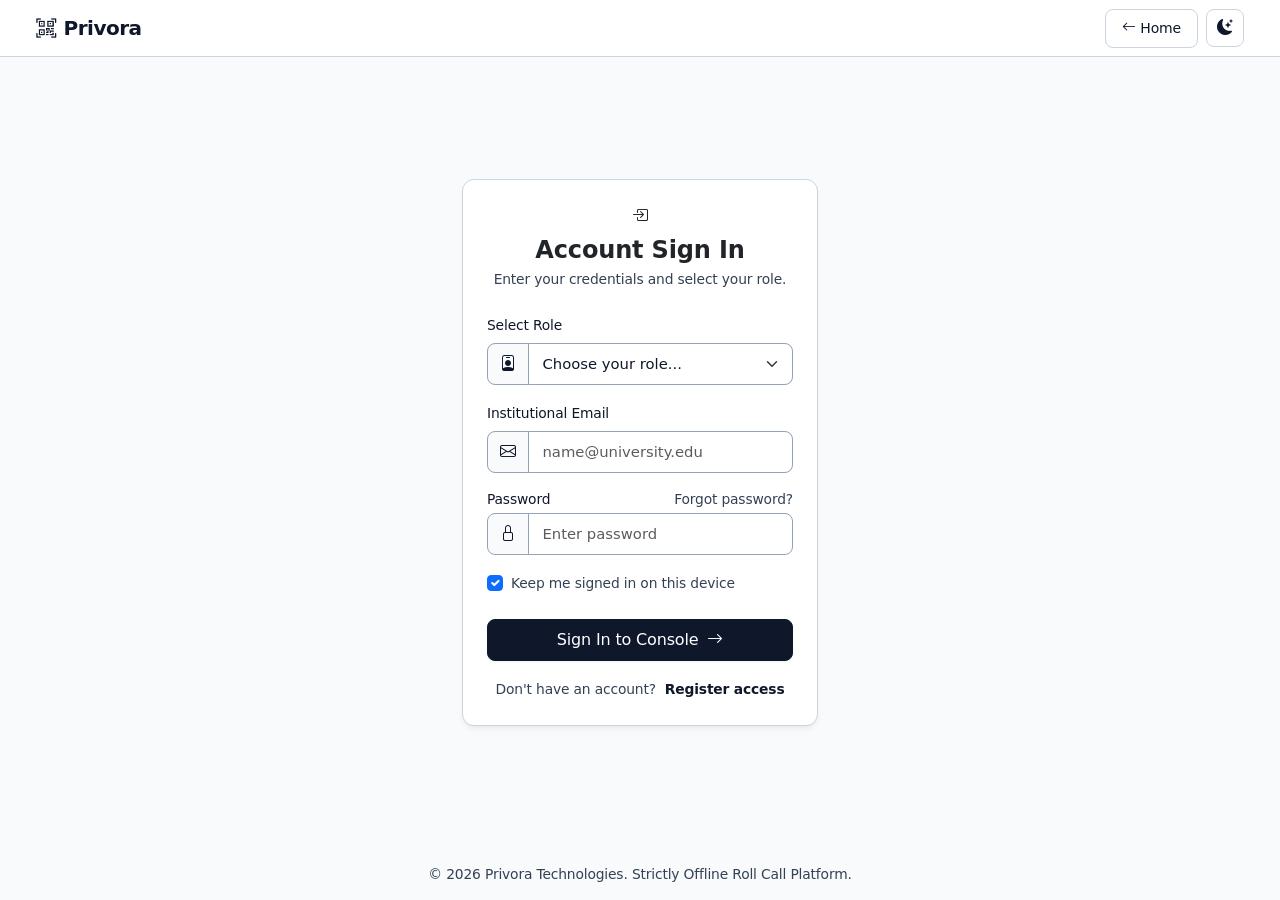
<file: pages/login.html>
<!DOCTYPE html>
<html lang="en" data-bs-theme="light">
<head>
  <meta charset="UTF-8">
  <meta name="viewport" content="width=device-width, initial-scale=1">
  <title>Privora | Login</title>
  
  <!-- Early Theme Init Script -->
  <script>
    (function() {
      const savedTheme = localStorage.getItem('privora-theme') || 
        (window.matchMedia && window.matchMedia('(prefers-color-scheme: dark)').matches ? 'dark' : 'light');
      document.documentElement.setAttribute('data-bs-theme', savedTheme);
    })();
  </script>

  <!-- Strictly Local Assets -->
  <link rel="icon" type="image/svg+xml" href="../assets/images/favicon.svg">
  <link href="../assets/css/bootstrap.min.css" rel="stylesheet">
  <link href="../assets/css/bootstrap-icons.min.css" rel="stylesheet">
  <link href="../assets/css/style.css" rel="stylesheet">
</head>
<body class="min-vh-100 d-flex flex-column justify-content-between">

  <!-- Top Navigation Bar -->
  <nav class="navbar px-3 px-md-4">
    <div class="container-fluid d-flex justify-content-between align-items-center">
      <a href="../index.html" class="navbar-brand d-flex align-items-center gap-2 text-decoration-none">
        <i class="bi bi-qr-code-scan"></i>
        <span>Privora</span>
      </a>

      <div class="d-flex align-items-center gap-2">
        <a href="../index.html" class="btn btn-sm btn-outline-secondary d-none d-sm-inline-flex align-items-center">
          <i class="bi bi-arrow-left me-1"></i> Home
        </a>
        <button class="theme-toggle-btn" id="themeToggle" type="button" aria-label="Toggle color theme" title="Toggle color mode">
          <i class="bi bi-moon-stars-fill"></i>
        </button>
      </div>
    </div>
  </nav>

  <!-- Centered Login Card -->
  <main class="container my-auto py-5">
    <div class="row justify-content-center">
      <div class="col-12 col-sm-10 col-md-8 col-lg-5 col-xl-4" style="max-width: 440px;">
        
        <div class="card p-4 shadow-sm">
          <div class="mb-4 text-center">
            <div class="feature-icon mx-auto mb-2">
              <i class="bi bi-box-arrow-in-right"></i>
            </div>
            <h4 class="fw-bold mb-1">Account Sign In</h4>
            <p class="text-slate small mb-0">Enter your credentials and select your role.</p>
          </div>

          <form action="dashboard.html">
            <!-- Role selection dropdown -->
            <div class="mb-3">
              <label for="role" class="form-label small fw-medium">Select Role</label>
              <div class="input-group">
                <span class="input-group-text"><i class="bi bi-person-badge"></i></span>
                <select class="form-select" id="role" name="role" required>
                  <option value="" disabled selected>Choose your role...</option>
                  <option value="student">Student</option>
                  <option value="teacher">Teacher / Faculty</option>
                  <option value="admin">System Administrator</option>
                </select>
              </div>
            </div>

            <!-- Email -->
            <div class="mb-3">
              <label for="email" class="form-label small fw-medium">Institutional Email</label>
              <div class="input-group">
                <span class="input-group-text"><i class="bi bi-envelope"></i></span>
                <input type="email" class="form-control" id="email" placeholder="name@university.edu" required>
              </div>
            </div>

            <!-- Password -->
            <div class="mb-3">
              <div class="d-flex justify-content-between align-items-center">
                <label for="password" class="form-label small fw-medium mb-0">Password</label>
                <a href="#" class="small text-decoration-none text-slate">Forgot password?</a>
              </div>
              <div class="input-group mt-1">
                <span class="input-group-text"><i class="bi bi-lock"></i></span>
                <input type="password" class="form-control" id="password" placeholder="Enter password" required>
              </div>
            </div>

            <!-- Remember Me -->
            <div class="form-check mb-4">
              <input class="form-check-input" type="checkbox" id="remember" checked>
              <label class="form-check-label text-slate small" for="remember">
                Keep me signed in on this device
              </label>
            </div>

            <!-- Submit -->
            <a href="dashboard.html" class="btn btn-primary w-100 py-2 mb-3">
              Sign In to Console <i class="bi bi-arrow-right ms-1"></i>
            </a>

            <div class="text-center">
              <span class="text-slate small">Don't have an account?</span>
              <a href="signup.html" class="small fw-semibold text-decoration-none ms-1 text-brand">Register access</a>
            </div>
          </form>
        </div>

      </div>
    </div>
  </main>

  <!-- Footer -->
  <footer class="p-3 text-center text-slate small">
    <div class="container">
      <span>&copy; 2026 Privora Technologies. Strictly Offline Roll Call Platform.</span>
    </div>
  </footer>

  <!-- Local Bundle JS -->
  <script src="../assets/js/bootstrap.bundle.min.js"></script>

  <!-- Offline Theme Switcher Script -->
  <script>
    (function() {
      const toggleBtn = document.getElementById('themeToggle');
      if (!toggleBtn) return;

      function updateIcon(theme) {
        if (theme === 'dark') {
          toggleBtn.innerHTML = '<i class="bi bi-sun-fill text-warning"></i>';
          toggleBtn.setAttribute('title', 'Switch to light theme');
        } else {
          toggleBtn.innerHTML = '<i class="bi bi-moon-stars-fill"></i>';
          toggleBtn.setAttribute('title', 'Switch to dark theme');
        }
      }

      const activeTheme = document.documentElement.getAttribute('data-bs-theme') || 'light';
      updateIcon(activeTheme);

      toggleBtn.addEventListener('click', function() {
        const current = document.documentElement.getAttribute('data-bs-theme');
        const nextTheme = current === 'dark' ? 'light' : 'dark';
        document.documentElement.setAttribute('data-bs-theme', nextTheme);
        localStorage.setItem('privora-theme', nextTheme);
        updateIcon(nextTheme);
      });
    })();
  </script>
</body>
</html>
</file>
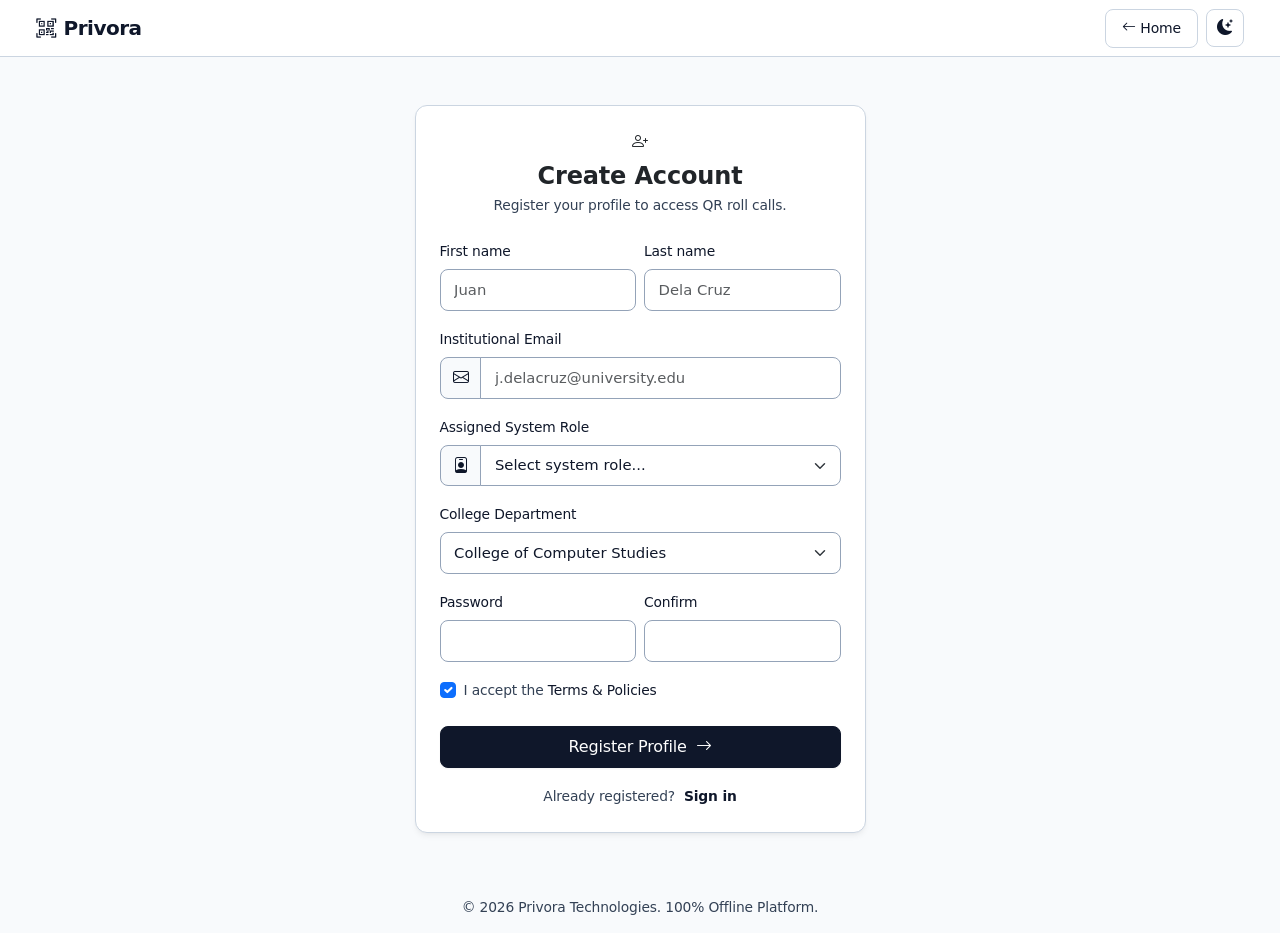
<file: pages/signup.html>
<!DOCTYPE html>
<html lang="en" data-bs-theme="light">
<head>
  <meta charset="UTF-8">
  <meta name="viewport" content="width=device-width, initial-scale=1">
  <title>Privora | Sign Up</title>
  
  <!-- Early Theme Init Script -->
  <script>
    (function() {
      const savedTheme = localStorage.getItem('privora-theme') || 
        (window.matchMedia && window.matchMedia('(prefers-color-scheme: dark)').matches ? 'dark' : 'light');
      document.documentElement.setAttribute('data-bs-theme', savedTheme);
    })();
  </script>

  <!-- Strictly Local Assets -->
  <link rel="icon" type="image/svg+xml" href="../assets/images/favicon.svg">
  <link href="../assets/css/bootstrap.min.css" rel="stylesheet">
  <link href="../assets/css/bootstrap-icons.min.css" rel="stylesheet">
  <link href="../assets/css/style.css" rel="stylesheet">
</head>
<body class="min-vh-100 d-flex flex-column justify-content-between">

  <!-- Top Navigation Bar -->
  <nav class="navbar px-3 px-md-4">
    <div class="container-fluid d-flex justify-content-between align-items-center">
      <a href="../index.html" class="navbar-brand d-flex align-items-center gap-2 text-decoration-none">
        <i class="bi bi-qr-code-scan"></i>
        <span>Privora</span>
      </a>

      <div class="d-flex align-items-center gap-2">
        <a href="../index.html" class="btn btn-sm btn-outline-secondary d-none d-sm-inline-flex align-items-center">
          <i class="bi bi-arrow-left me-1"></i> Home
        </a>
        <button class="theme-toggle-btn" id="themeToggle" type="button" aria-label="Toggle color theme" title="Toggle color mode">
          <i class="bi bi-moon-stars-fill"></i>
        </button>
      </div>
    </div>
  </nav>

  <!-- Centered Registration Card -->
  <main class="container my-auto py-5">
    <div class="row justify-content-center">
      <div class="col-12 col-sm-10 col-md-8 col-lg-6 col-xl-5" style="max-width: 480px;">
        
        <div class="card p-4 shadow-sm">
          <div class="mb-4 text-center">
            <div class="feature-icon mx-auto mb-2">
              <i class="bi bi-person-plus"></i>
            </div>
            <h4 class="fw-bold mb-1">Create Account</h4>
            <p class="text-slate small mb-0">Register your profile to access QR roll calls.</p>
          </div>

          <form action="dashboard.html">
            <div class="row g-2 mb-3">
              <div class="col-6">
                <label for="first" class="form-label small fw-medium">First name</label>
                <input type="text" class="form-control" id="first" placeholder="Juan" required>
              </div>
              <div class="col-6">
                <label for="last" class="form-label small fw-medium">Last name</label>
                <input type="text" class="form-control" id="last" placeholder="Dela Cruz" required>
              </div>
            </div>

            <div class="mb-3">
              <label for="email" class="form-label small fw-medium">Institutional Email</label>
              <div class="input-group">
                <span class="input-group-text"><i class="bi bi-envelope"></i></span>
                <input type="email" class="form-control" id="email" placeholder="j.delacruz@university.edu" required>
              </div>
            </div>

            <!-- Role Selection Dropdown -->
            <div class="mb-3">
              <label for="role" class="form-label small fw-medium">Assigned System Role</label>
              <div class="input-group">
                <span class="input-group-text"><i class="bi bi-person-badge"></i></span>
                <select class="form-select" id="role" name="role" required>
                  <option value="" disabled selected>Select system role...</option>
                  <option value="student">Student</option>
                  <option value="teacher">Teacher / Faculty</option>
                  <option value="admin">System Administrator</option>
                </select>
              </div>
            </div>

            <div class="mb-3">
              <label for="department" class="form-label small fw-medium">College Department</label>
              <select class="form-select" id="department">
                <option selected>College of Computer Studies</option>
                <option>College of Engineering</option>
                <option>College of Business Administration</option>
                <option>College of Arts and Sciences</option>
              </select>
            </div>

            <div class="row g-2 mb-3">
              <div class="col-6">
                <label for="password" class="form-label small fw-medium">Password</label>
                <input type="password" class="form-control" id="password" required>
              </div>
              <div class="col-6">
                <label for="confirm" class="form-label small fw-medium">Confirm</label>
                <input type="password" class="form-control" id="confirm" required>
              </div>
            </div>

            <div class="form-check mb-4">
              <input class="form-check-input" type="checkbox" id="terms" required checked>
              <label class="form-check-label text-slate small" for="terms">
                I accept the <a href="#" class="text-decoration-none text-brand">Terms &amp; Policies</a>
              </label>
            </div>

            <a href="login.html" class="btn btn-primary w-100 py-2 mb-3">
              Register Profile <i class="bi bi-arrow-right ms-1"></i>
            </a>

            <div class="text-center">
              <span class="text-slate small">Already registered?</span>
              <a href="login.html" class="small fw-semibold text-decoration-none ms-1 text-brand">Sign in</a>
            </div>
          </form>
        </div>

      </div>
    </div>
  </main>

  <!-- Footer -->
  <footer class="p-3 text-center text-slate small">
    <div class="container">
      <span>&copy; 2026 Privora Technologies. 100% Offline Platform.</span>
    </div>
  </footer>

  <!-- Local Bundle JS -->
  <script src="../assets/js/bootstrap.bundle.min.js"></script>

  <!-- Offline Theme Switcher Script -->
  <script>
    (function() {
      const toggleBtn = document.getElementById('themeToggle');
      if (!toggleBtn) return;

      function updateIcon(theme) {
        if (theme === 'dark') {
          toggleBtn.innerHTML = '<i class="bi bi-sun-fill text-warning"></i>';
          toggleBtn.setAttribute('title', 'Switch to light theme');
        } else {
          toggleBtn.innerHTML = '<i class="bi bi-moon-stars-fill"></i>';
          toggleBtn.setAttribute('title', 'Switch to dark theme');
        }
      }

      const activeTheme = document.documentElement.getAttribute('data-bs-theme') || 'light';
      updateIcon(activeTheme);

      toggleBtn.addEventListener('click', function() {
        const current = document.documentElement.getAttribute('data-bs-theme');
        const nextTheme = current === 'dark' ? 'light' : 'dark';
        document.documentElement.setAttribute('data-bs-theme', nextTheme);
        localStorage.setItem('privora-theme', nextTheme);
        updateIcon(nextTheme);
      });
    })();
  </script>
</body>
</html>
</file>
<file: assets/css/style.css>
/* ==========================================================================
   Privora Enterprise Design System (100% Offline)
   Palette: Deep Navy (#0f172a), Slate Gray (#64748b), Soft Ice Blue (#f8fafc)
   Light & Dark Mode Adaptive via Bootstrap 5.3 data-bs-theme
   ========================================================================== */

:root, [data-bs-theme="light"] {
  --brand: #0f172a;
  --brand-dark: #020617;
  --brand-slate: #1e293b;
  --surface: #f8fafc;
  --surface-card: #ffffff;
  --border-subtle: #cbd5e1;
  --text-primary: #0f172a;
  --text-secondary: #334155;
  --card-shadow: 0 4px 6px -1px rgba(0, 0, 0, 0.05), 0 2px 4px -2px rgba(0, 0, 0, 0.05);
  --navbar-bg: #ffffff;
  --sidebar-bg: #0f172a;
  --input-bg: #ffffff;
  --input-border: #94a3b8;
  --table-header-bg: #f1f5f9;
  --stat-icon-bg: #f1f5f9;
}

[data-bs-theme="dark"] {
  --brand: #38bdf8;
  --brand-dark: #0284c7;
  --brand-slate: #f1f5f9;
  --surface: #0b1120;
  --surface-card: #1e293b;
  --border-subtle: #334155;
  --text-primary: #f8fafc;
  --text-secondary: #e2e8f0;
  --card-shadow: 0 4px 6px -1px rgba(0, 0, 0, 0.35), 0 2px 4px -2px rgba(0, 0, 0, 0.25);
  --navbar-bg: #0f172a;
  --sidebar-bg: #030712;
  --input-bg: #0f172a;
  --input-border: #475569;
  --table-header-bg: #0f172a;
  --stat-icon-bg: #0f172a;
}

html {
  scroll-behavior: smooth;
}

body {
  font-family: system-ui, -apple-system, BlinkMacSystemFont, "Segoe UI", Roboto, "Helvetica Neue", Arial, sans-serif;
  background-color: var(--surface) !important;
  color: var(--text-primary) !important;
  letter-spacing: -0.01em;
  -webkit-font-smoothing: antialiased;
  -moz-osx-font-smoothing: grayscale;
  transition: background-color 0.2s ease, color 0.2s ease;
}

/* Typography & Helpers - High Contrast & Instant Readability */
.text-slate {
  color: var(--text-secondary) !important;
  font-weight: 500;
}
.text-muted {
  color: var(--text-secondary) !important;
  font-weight: 500;
}
.text-secondary {
  color: var(--text-secondary) !important;
  font-weight: 500;
}
.text-dark {
  color: var(--text-primary) !important;
}
[data-bs-theme="dark"] .text-dark {
  color: #f8fafc !important;
}
[data-bs-theme="light"] .text-dark {
  color: #0f172a !important;
}
.text-brand { color: var(--brand) !important; }
.border-subtle { border-color: var(--border-subtle) !important; }

/* Small text readability boost */
small, .small {
  font-size: 0.865rem;
  font-weight: 500;
  line-height: 1.45;
}

/* Crisp badges in all modes */
.badge.bg-light,
.badge.bg-light.text-dark {
  background-color: var(--surface) !important;
  color: var(--text-primary) !important;
  border-color: var(--border-subtle) !important;
  font-weight: 600;
}
[data-bs-theme="dark"] .badge.bg-light,
[data-bs-theme="dark"] .badge.bg-light.text-dark {
  background-color: #334155 !important;
  color: #f8fafc !important;
  border-color: #475569 !important;
  font-weight: 600;
}

/* Notification Alert Bar */
.privora-alert-bar {
  background-color: var(--surface-card) !important;
  border: 1px solid var(--border-subtle) !important;
  border-left: 4px solid #0284c7 !important;
  border-radius: 10px;
  box-shadow: var(--card-shadow);
  color: var(--text-primary);
}
[data-bs-theme="dark"] .privora-alert-bar {
  border-left-color: #38bdf8 !important;
}

/* Theme Toggle Button */
.theme-toggle-btn {
  width: 38px;
  height: 38px;
  display: inline-flex;
  align-items: center;
  justify-content: center;
  border-radius: 8px;
  padding: 0;
  border: 1px solid var(--border-subtle) !important;
  color: var(--text-primary) !important;
  background-color: var(--surface-card) !important;
  transition: all 0.15s ease-in-out;
}
.theme-toggle-btn:hover {
  background-color: var(--surface) !important;
  color: var(--text-primary) !important;
}

/* Navbar */
.navbar {
  background-color: var(--navbar-bg) !important;
  border-bottom: 1px solid var(--border-subtle) !important;
  transition: background-color 0.2s ease, border-color 0.2s ease;
}
.navbar-brand {
  color: var(--text-primary) !important;
  font-weight: 700;
  letter-spacing: -0.025em;
  font-size: 1.25rem;
}
.navbar-brand i {
  color: var(--brand) !important;
}
[data-bs-theme="dark"] .navbar-brand i {
  color: #38bdf8 !important;
}
.nav-link {
  color: var(--brand-slate) !important;
  font-weight: 500;
  font-size: 0.925rem;
  padding: 0.5rem 0.85rem !important;
  transition: color 0.15s ease-in-out;
}
.nav-link:hover,
.nav-link.active {
  color: var(--text-primary) !important;
}

/* Custom Enterprise Cards */
.card {
  border: 1px solid var(--border-subtle) !important;
  border-radius: 12px !important;
  background-color: var(--surface-card) !important;
  box-shadow: var(--card-shadow) !important;
  transition: transform 0.2s ease, box-shadow 0.2s ease, background-color 0.2s ease, border-color 0.2s ease;
}
.card-header {
  background-color: var(--surface-card) !important;
  border-bottom: 1px solid var(--border-subtle) !important;
  padding: 1rem 1.25rem;
  font-weight: 700;
  color: var(--text-primary) !important;
}
.card-footer {
  background-color: var(--surface-card) !important;
  border-top: 1px solid var(--border-subtle) !important;
  padding: 0.75rem 1.25rem;
  color: var(--text-primary) !important;
}
.card-hover:hover {
  transform: translateY(-4px);
  box-shadow: 0 10px 15px -3px rgba(0, 0, 0, 0.08), 0 4px 6px -4px rgba(0, 0, 0, 0.04) !important;
}

/* Buttons */
.btn {
  font-weight: 500;
  border-radius: 8px;
  padding: 0.5rem 1rem;
  transition: all 0.15s ease-in-out;
}
.btn-primary,
.btn-brand {
  background-color: #0f172a !important;
  border-color: #0f172a !important;
  color: #ffffff !important;
  box-shadow: 0 1px 2px 0 rgba(0, 0, 0, 0.05);
}
[data-bs-theme="dark"] .btn-primary,
[data-bs-theme="dark"] .btn-brand {
  background-color: #0284c7 !important;
  border-color: #0284c7 !important;
  color: #ffffff !important;
}
.btn-primary:hover,
.btn-brand:hover {
  background-color: #020617 !important;
  border-color: #020617 !important;
  color: #ffffff !important;
  box-shadow: 0 4px 6px -1px rgba(15, 23, 42, 0.12);
  transform: translateY(-1px);
}
[data-bs-theme="dark"] .btn-primary:hover,
[data-bs-theme="dark"] .btn-brand:hover {
  background-color: #0369a1 !important;
  border-color: #0369a1 !important;
}
.btn-outline-primary {
  color: var(--text-primary) !important;
  border-color: var(--border-subtle) !important;
  background-color: var(--surface-card) !important;
}
.btn-outline-primary:hover {
  background-color: var(--surface) !important;
  border-color: var(--brand-slate) !important;
  color: var(--text-primary) !important;
}
.btn-outline-secondary {
  color: var(--text-primary) !important;
  border-color: var(--border-subtle) !important;
  background-color: transparent !important;
  font-weight: 500;
}
.btn-outline-secondary:hover {
  background-color: var(--surface) !important;
  border-color: var(--brand-slate) !important;
  color: var(--brand) !important;
}

/* Forms */
.form-control,
.form-select {
  border: 1px solid var(--input-border) !important;
  border-radius: 8px;
  padding: 0.55rem 0.85rem;
  font-size: 0.925rem;
  color: var(--text-primary) !important;
  background-color: var(--input-bg) !important;
  transition: border-color 0.15s ease-in-out, box-shadow 0.15s ease-in-out;
}
.form-control:focus,
.form-select:focus {
  border-color: #0284c7 !important;
  outline: 0;
  box-shadow: 0 0 0 3px rgba(2, 132, 199, 0.15) !important;
}
.form-label {
  color: var(--text-primary) !important;
  font-weight: 600;
}
.form-text {
  color: var(--text-secondary) !important;
  font-weight: 500;
  font-size: 0.85rem;
}
.input-group-text {
  background-color: var(--surface) !important;
  border: 1px solid var(--input-border) !important;
  color: var(--text-primary) !important;
  border-radius: 8px 0 0 8px;
  font-weight: 500;
}

/* Auth Nav Pills for Smooth Switching */
.auth-nav-pills {
  background-color: var(--surface);
  border-radius: 10px;
  padding: 4px;
  border: 1px solid var(--border-subtle);
}
.auth-nav-pills .nav-link {
  border-radius: 7px;
  font-size: 0.875rem;
  font-weight: 500;
  color: var(--brand-slate) !important;
  padding: 0.45rem 1rem !important;
  text-align: center;
  transition: all 0.15s ease;
}
.auth-nav-pills .nav-link.active {
  background-color: var(--surface-card) !important;
  color: var(--text-primary) !important;
  box-shadow: 0 1px 3px rgba(0, 0, 0, 0.08);
  font-weight: 600;
}

/* Settings Nav Tabs in Modals */
.settings-nav-tabs .nav-link {
  color: var(--brand-slate) !important;
  border: none;
  border-bottom: 2px solid transparent;
  padding: 0.6rem 1rem;
  font-weight: 500;
  background: transparent;
}
.settings-nav-tabs .nav-link.active {
  color: var(--text-primary) !important;
  border-bottom: 2px solid #0284c7;
  font-weight: 600;
}

/* Dashboard Sidebar */
.sidebar {
  min-height: 100vh;
  background: var(--sidebar-bg) !important;
  border-right: 1px solid var(--border-subtle);
  transition: background-color 0.2s ease, border-color 0.2s ease;
}
.sidebar .sidebar-heading,
.sidebar .text-light.text-opacity-50 {
  color: #cbd5e1 !important;
  opacity: 0.95 !important;
  font-weight: 600;
}
.sidebar .nav-link {
  color: #e2e8f0 !important;
  border-radius: 8px;
  font-weight: 500;
  font-size: 0.875rem;
  padding: 0.55rem 0.85rem;
  transition: all 0.15s ease;
}
.sidebar .nav-link:hover {
  background: rgba(255, 255, 255, 0.1);
  color: #ffffff !important;
}
.sidebar .nav-link.active {
  background: rgba(255, 255, 255, 0.2);
  color: #ffffff !important;
  font-weight: 600;
}

/* Stat Cards */
.stat-card i {
  font-size: 1.85rem;
}
.stat-icon-wrapper {
  width: 48px;
  height: 48px;
  display: inline-flex;
  align-items: center;
  justify-content: center;
  border-radius: 10px;
  background: var(--stat-icon-bg);
  color: var(--text-primary);
  border: 1px solid var(--border-subtle);
}

/* Teacher Section: QR Code Box */
.qr-preview-box {
  background: #ffffff;
  border: 1.5px solid var(--input-border);
  border-radius: 12px;
  padding: 1.5rem;
  display: inline-flex;
  flex-direction: column;
  align-items: center;
  justify-content: center;
  box-shadow: 0 2px 4px rgba(0, 0, 0, 0.04);
  position: relative;
  transition: border-color 0.2s ease, opacity 0.2s ease;
}
[data-bs-theme="dark"] .qr-preview-box {
  background: #1e293b;
  border-color: #334155;
}
.qr-preview-box svg {
  max-width: 200px;
  height: auto;
  transition: filter 0.3s ease, opacity 0.3s ease;
}

/* QR Paused and Blur Effect */
.qr-preview-box.qr-paused {
  border-color: #f59e0b !important;
}
.qr-preview-box.qr-paused svg {
  filter: blur(8px) grayscale(70%);
  opacity: 0.3;
}
.qr-pause-overlay {
  position: absolute;
  inset: 0;
  display: none;
  flex-direction: column;
  align-items: center;
  justify-content: center;
  background: rgba(15, 23, 42, 0.65);
  border-radius: 12px;
  backdrop-filter: blur(4px);
  z-index: 5;
  color: #ffffff;
}
.qr-preview-box.qr-paused .qr-pause-overlay {
  display: flex;
}

/* QR Archived State */
.qr-preview-box.qr-archived svg {
  filter: grayscale(100%);
  opacity: 0.15;
}
.qr-archive-overlay {
  position: absolute;
  inset: 0;
  display: none;
  flex-direction: column;
  align-items: center;
  justify-content: center;
  background: rgba(15, 23, 42, 0.75);
  border-radius: 12px;
  z-index: 5;
  color: #ffffff;
}
.qr-preview-box.qr-archived .qr-archive-overlay {
  display: flex;
}

.pulse-indicator {
  display: inline-block;
  width: 9px;
  height: 9px;
  background-color: #10b981;
  border-radius: 50%;
  animation: pulse-ring 1.8s cubic-bezier(0.455, 0.03, 0.515, 0.955) infinite;
}
@keyframes pulse-ring {
  0% { transform: scale(0.9); box-shadow: 0 0 0 0 rgba(16, 185, 129, 0.7); }
  70% { transform: scale(1.1); box-shadow: 0 0 0 8px rgba(16, 185, 129, 0); }
  100% { transform: scale(0.9); box-shadow: 0 0 0 0 rgba(16, 185, 129, 0); }
}

/* Student Section: Camera Scanner Viewport */
.scanner-viewport {
  position: relative;
  background: #020617;
  border-radius: 12px;
  overflow: hidden;
  min-height: 320px;
  display: flex;
  align-items: center;
  justify-content: center;
  color: #fff;
  border: 1px solid var(--border-subtle);
}
.scanner-grid {
  position: absolute;
  inset: 0;
  background-image: 
    linear-gradient(rgba(255, 255, 255, 0.03) 1px, transparent 1px),
    linear-gradient(90deg, rgba(255, 255, 255, 0.03) 1px, transparent 1px);
  background-size: 24px 24px;
}
.scanner-frame {
  position: relative;
  width: 210px;
  height: 210px;
  border: 2px solid rgba(100, 116, 139, 0.4);
  border-radius: 12px;
  box-shadow: 0 0 0 9999px rgba(2, 6, 23, 0.5);
  z-index: 2;
}
.scanner-frame::before,
.scanner-frame::after {
  content: "";
  position: absolute;
  width: 20px;
  height: 20px;
  border-color: #38bdf8;
  border-style: solid;
}
.scanner-frame::before {
  top: -2px; left: -2px;
  border-width: 3px 0 0 3px;
  border-top-left-radius: 6px;
}
.scanner-frame::after {
  bottom: -2px; right: -2px;
  border-width: 0 3px 3px 0;
  border-bottom-right-radius: 6px;
}
.scanner-laser {
  position: absolute;
  width: 100%;
  height: 2px;
  background: linear-gradient(90deg, transparent, #10b981, #34d399, transparent);
  box-shadow: 0 0 8px #10b981;
  animation: laser-sweep 2.4s ease-in-out infinite alternate;
  z-index: 3;
}
@keyframes laser-sweep {
  0% { top: 6%; }
  100% { top: 92%; }
}

/* Student Attendance Progress Bar */
.attendance-progress {
  height: 6px;
  border-radius: 3px;
  background-color: var(--border-subtle);
}

/* Tables & Missing Records */
.table {
  --bs-table-hover-bg: var(--surface);
  color: var(--text-primary) !important;
}
.table thead th {
  font-size: 0.8rem;
  text-transform: uppercase;
  letter-spacing: 0.05em;
  color: var(--text-primary) !important;
  font-weight: 700;
  border-bottom: 2px solid var(--border-subtle) !important;
  padding: 0.8rem 1rem;
  background-color: var(--table-header-bg) !important;
}
.table tbody td {
  padding: 0.85rem 1rem;
  border-bottom: 1px solid var(--border-subtle) !important;
  font-size: 0.875rem;
  color: var(--text-primary) !important;
}
.missing-record-badge {
  font-size: 0.75rem;
  letter-spacing: 0.02em;
}

/* Badges */
.badge {
  font-weight: 500;
  letter-spacing: 0.015em;
}

footer a { text-decoration: none; }
</file>
